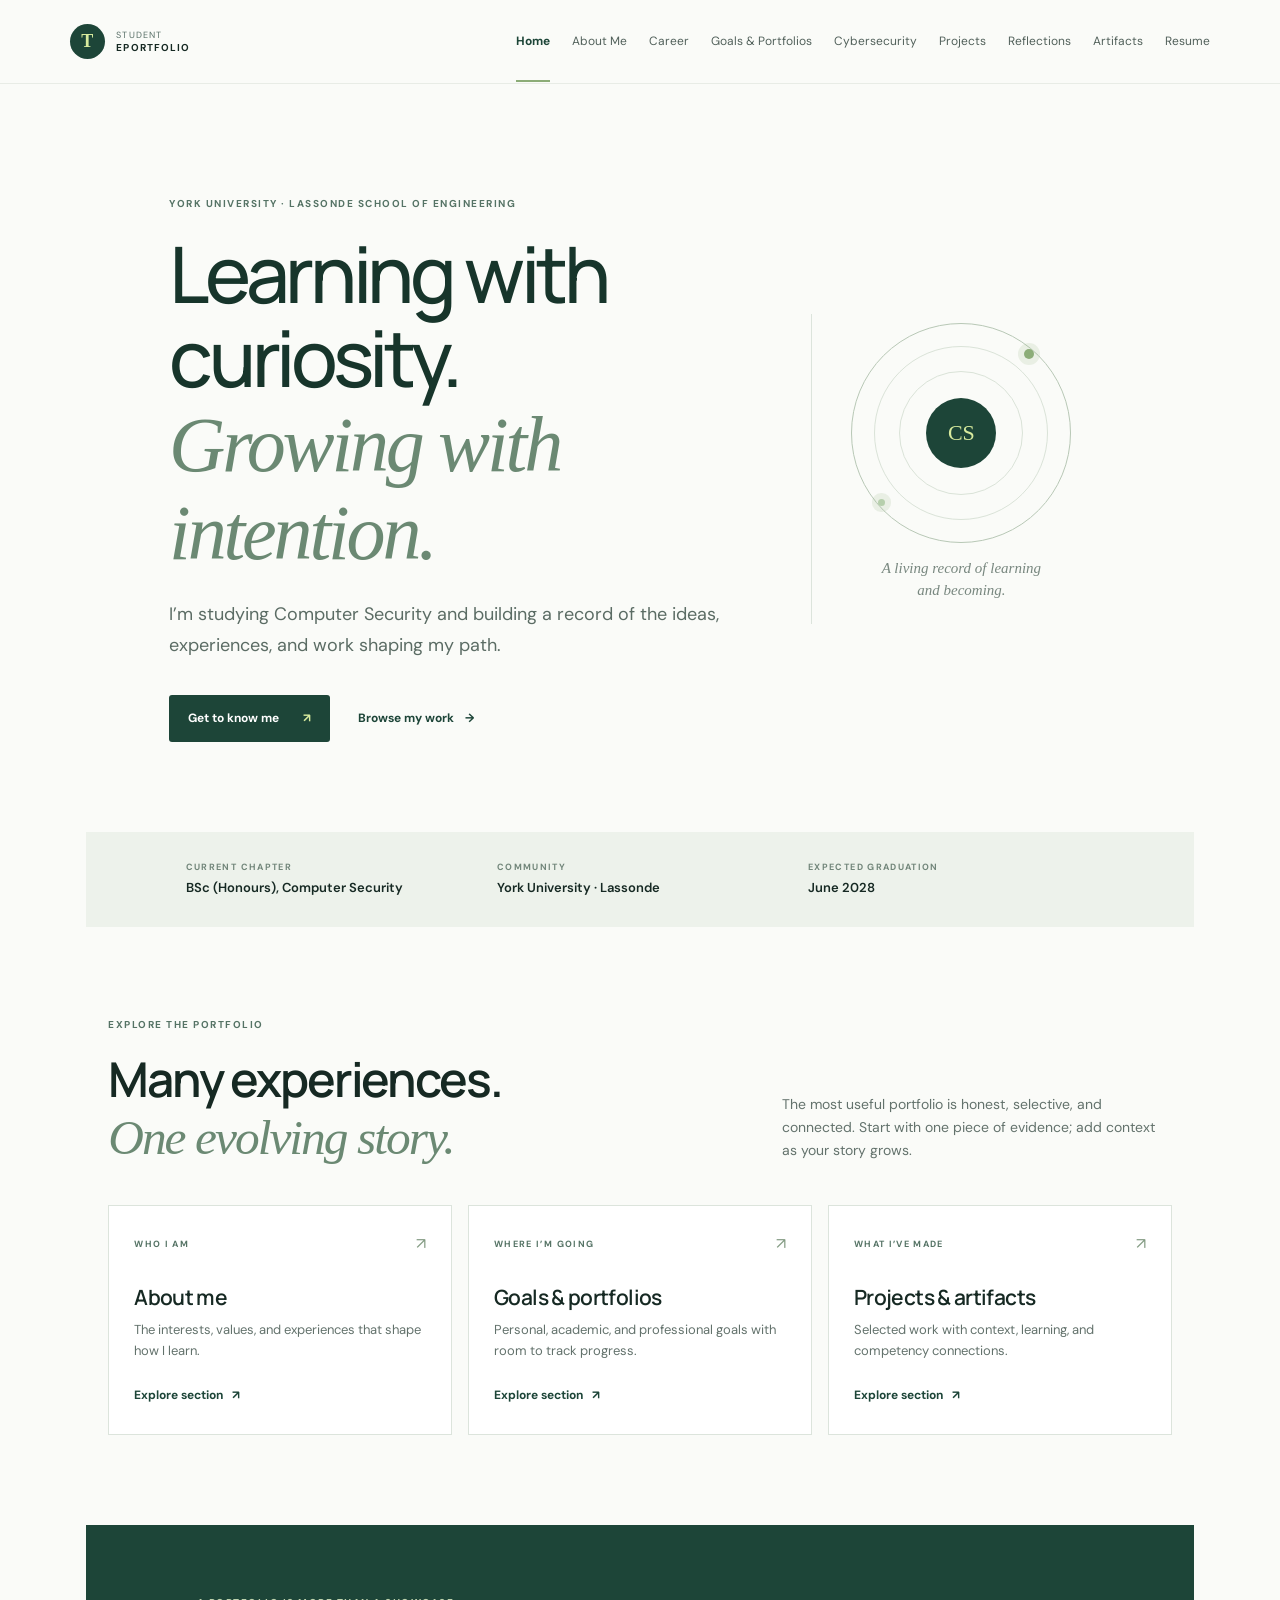
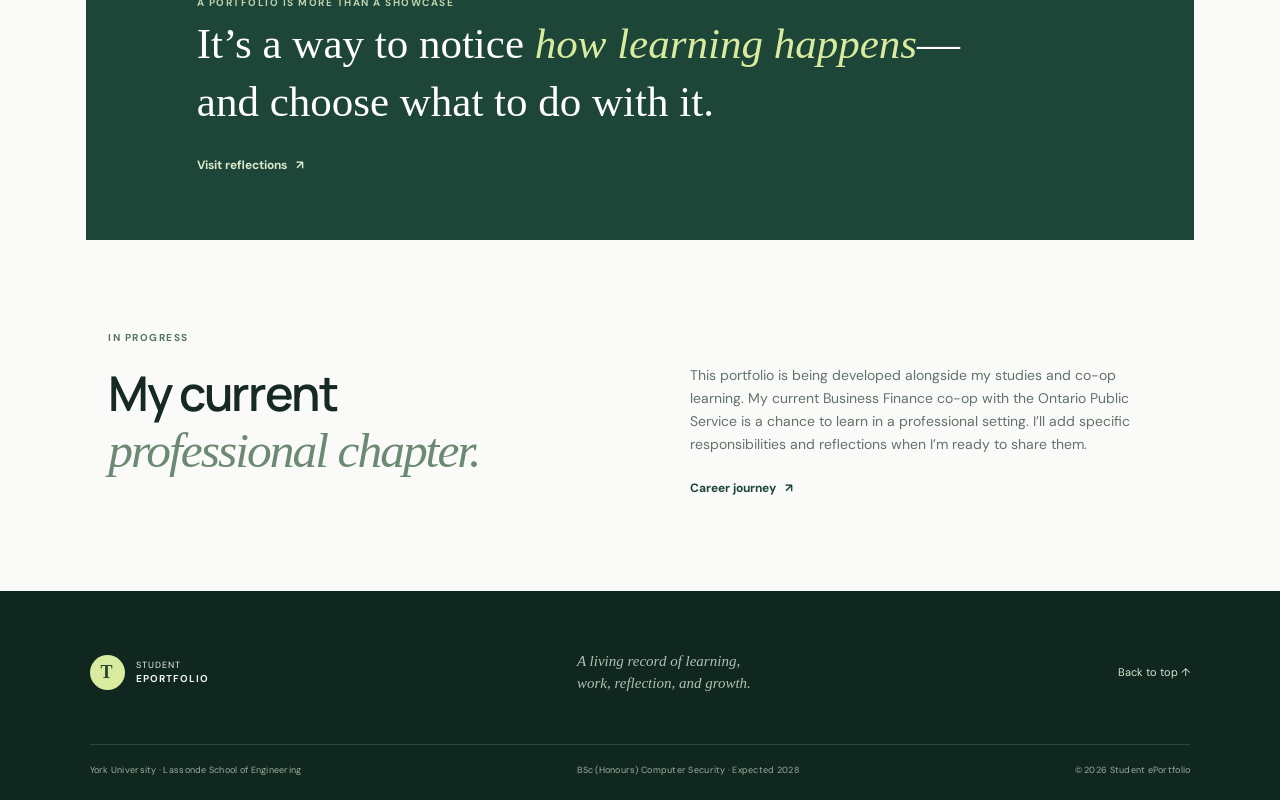
<file: index.html>
<!doctype html><html lang="en"><head><meta charset="utf-8"><meta name="viewport" content="width=device-width, initial-scale=1"><meta name="theme-color" content="#102923"><meta name="description" content="A place to connect what I learn in class, at work, and through the experiences that shape what comes next."><title>Home · Student ePortfolio</title><link rel="icon" href="assets/favicon.svg" type="image/svg+xml"><link rel="stylesheet" href="assets/style.css"></head><body data-page="index.html"><a class="skip-link" href="#main">Skip to content</a><header class="site-header"><a class="brand" href="index.html" aria-label="Student ePortfolio home"><span class="brand-mark">T</span><span>STUDENT<br><b>EPORTFOLIO</b></span></a><button class="menu-toggle" aria-expanded="false" aria-controls="primary-nav"><span></span><span></span><span></span><b class="sr-only">Open navigation</b></button><nav class="main-nav" id="primary-nav" aria-label="Main navigation"><a href="index.html" data-nav="index.html">Home</a><a href="about.html" data-nav="about.html">About Me</a><a href="career.html" data-nav="career.html">Career</a><a href="goals.html" data-nav="goals.html">Goals & Portfolios</a><a href="cybersecurity.html" data-nav="cybersecurity.html">Cybersecurity</a><a href="projects.html" data-nav="projects.html">Projects</a><a href="reflections.html" data-nav="reflections.html">Reflections</a><a href="artifacts.html" data-nav="artifacts.html">Artifacts</a><a href="resume.html" data-nav="resume.html">Resume</a></nav></header><main id="main"><div class="page-wrap"><section class="hero"><div class="hero-copy"><p class="eyebrow">YORK UNIVERSITY · LASSONDE SCHOOL OF ENGINEERING</p><h1>Learning with curiosity.<br><em>Growing with intention.</em></h1><p class="lead">I’m studying Computer Security and building a record of the ideas, experiences, and work shaping my path.</p><div class="hero-actions"><a class="button" href="about.html">Get to know me <span>↗</span></a><a class="quiet-link" href="artifacts.html">Browse my work <span>→</span></a></div></div><div class="hero-aside"><div class="orbit"><span class="orbit-core">CS</span><i class="orbit-dot"></i><i class="orbit-dot two"></i></div><p class="aside-note">A living record of learning<br>and becoming.</p></div></section><section class="intro-strip"><div><span class="eyebrow">CURRENT CHAPTER</span><strong>BSc (Honours), Computer Security</strong></div><div><span class="eyebrow">COMMUNITY</span><strong>York University · Lassonde</strong></div><div><span class="eyebrow">EXPECTED GRADUATION</span><strong>June 2028</strong></div></section><section class="section"><div class="section-heading"><div><p class="eyebrow">EXPLORE THE PORTFOLIO</p><h2>Many experiences.<br><em>One evolving story.</em></h2></div><p class="section-intro">The most useful portfolio is honest, selective, and connected. Start with one piece of evidence; add context as your story grows.</p></div><div class="card-grid"><article class="card"><div class="card-top"><span class="eyebrow">WHO I AM</span><span class="card-mark" aria-hidden="true">↗</span></div><h3>About me</h3><p>The interests, values, and experiences that shape how I learn.</p><a class="text-link" href="about.html">Explore section <span aria-hidden="true">↗</span></a></article><article class="card"><div class="card-top"><span class="eyebrow">WHERE I’M GOING</span><span class="card-mark" aria-hidden="true">↗</span></div><h3>Goals & portfolios</h3><p>Personal, academic, and professional goals with room to track progress.</p><a class="text-link" href="goals.html">Explore section <span aria-hidden="true">↗</span></a></article><article class="card"><div class="card-top"><span class="eyebrow">WHAT I’VE MADE</span><span class="card-mark" aria-hidden="true">↗</span></div><h3>Projects & artifacts</h3><p>Selected work with context, learning, and competency connections.</p><a class="text-link" href="artifacts.html">Explore section <span aria-hidden="true">↗</span></a></article></div></section><section class="quote-band"><span class="eyebrow">A PORTFOLIO IS MORE THAN A SHOWCASE</span><p>It’s a way to notice <em>how learning happens</em>—and choose what to do with it.</p><a class="text-link" href="reflections.html">Visit reflections <span>↗</span></a></section><section class="section split-section"><div><p class="eyebrow">IN PROGRESS</p><h2>My current<br><em>professional chapter.</em></h2></div><div><p>This portfolio is being developed alongside my studies and co-op learning. My current Business Finance co-op with the Ontario Public Service is a chance to learn in a professional setting. I’ll add specific responsibilities and reflections when I’m ready to share them.</p><a class="text-link" href="career.html">Career journey <span>↗</span></a></div></section></div></main><footer class="site-footer"><div class="footer-top"><a class="brand footer-brand" href="index.html"><span class="brand-mark">T</span><span>STUDENT<br><b>EPORTFOLIO</b></span></a><p>A living record of learning,<br>work, reflection, and growth.</p><a class="back-top" href="#main">Back to top ↑</a></div><div class="footer-bottom"><span>York University · Lassonde School of Engineering</span><span>BSc (Honours) Computer Security · Expected 2028</span><span>© <span data-year></span> Student ePortfolio</span></div></footer><script src="assets/script.js"></script></body></html>
</file>
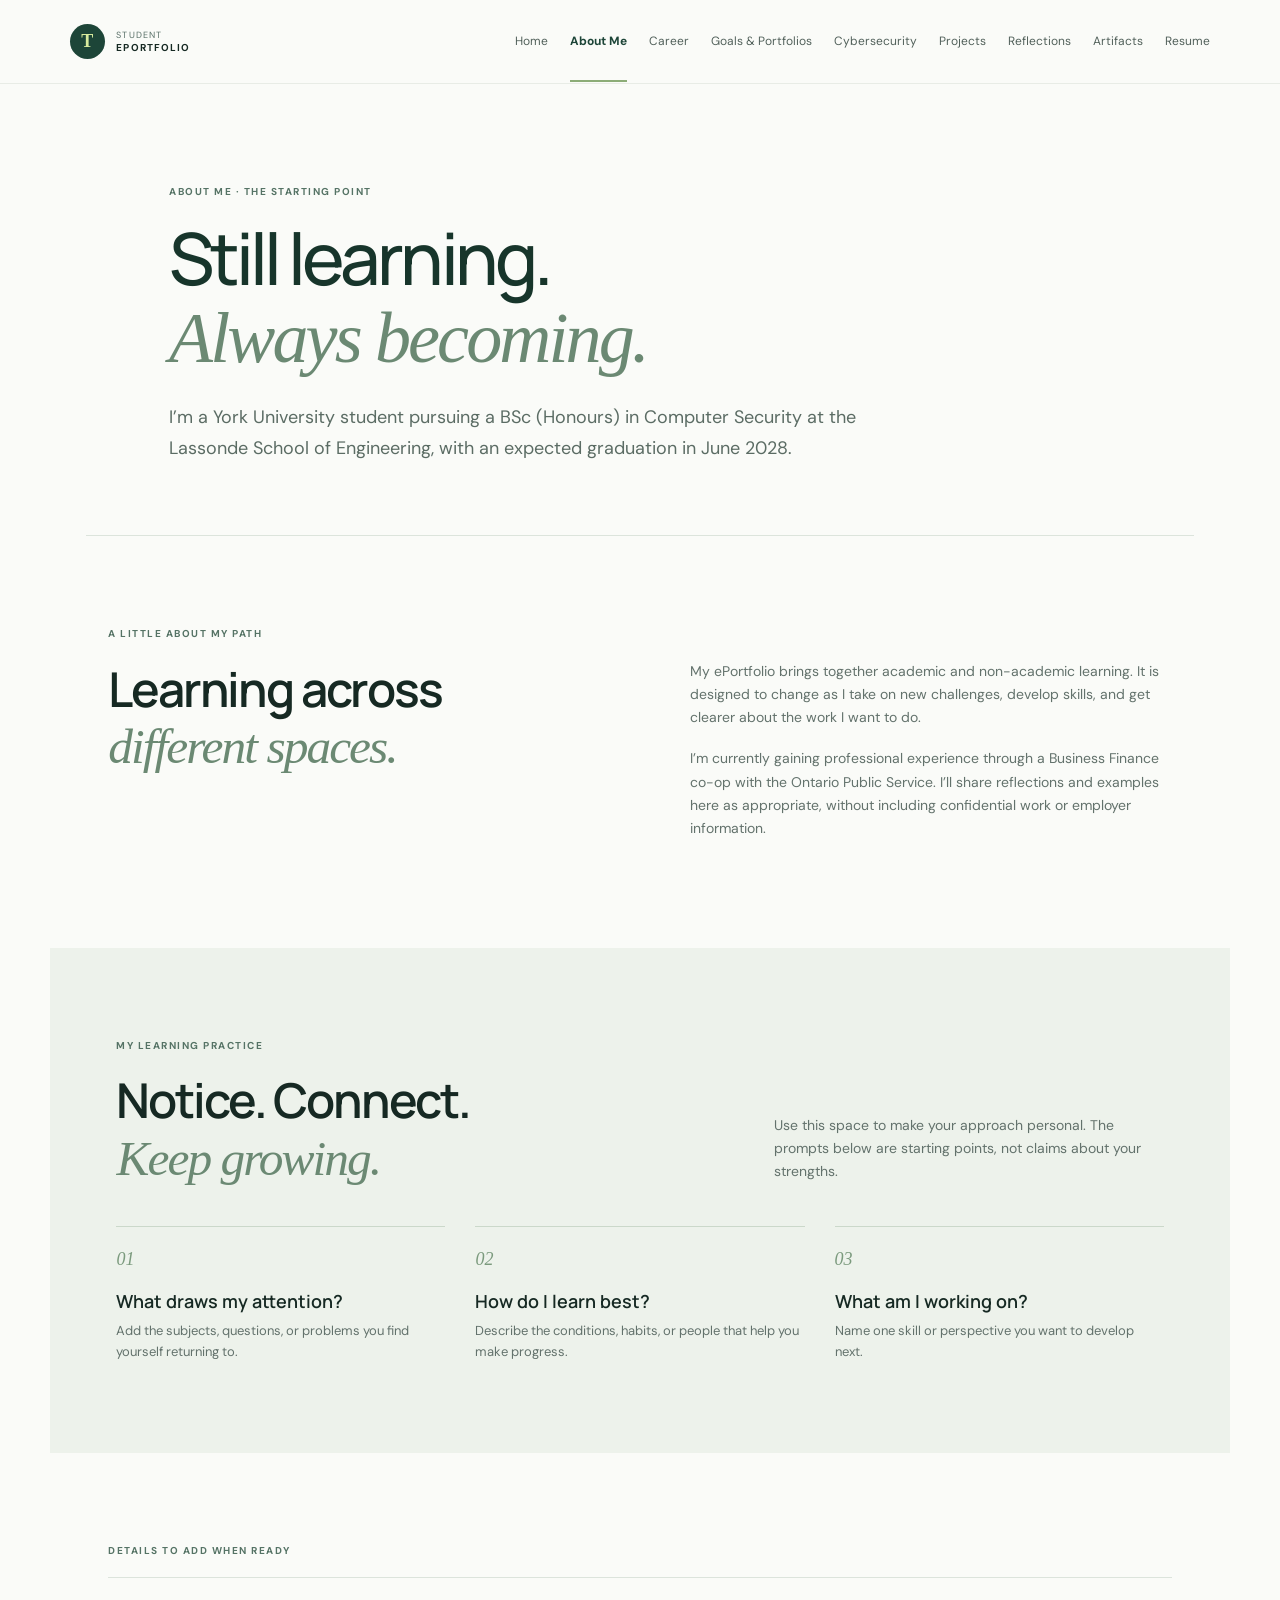
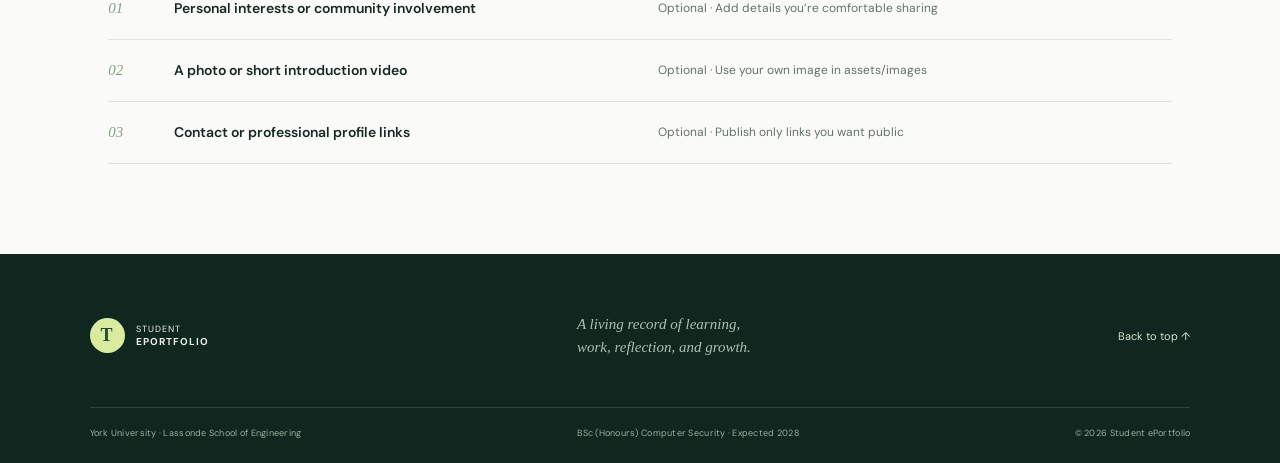
<file: about.html>
<!doctype html><html lang="en"><head><meta charset="utf-8"><meta name="viewport" content="width=device-width, initial-scale=1"><meta name="theme-color" content="#102923"><meta name="description" content="I’m a Computer Security student at York University’s Lassonde School of Engineering. This portfolio documents how my interests, skills, and goals develop over time."><title>About Me · Student ePortfolio</title><link rel="icon" href="assets/favicon.svg" type="image/svg+xml"><link rel="stylesheet" href="assets/style.css"></head><body data-page="about.html"><a class="skip-link" href="#main">Skip to content</a><header class="site-header"><a class="brand" href="index.html" aria-label="Student ePortfolio home"><span class="brand-mark">T</span><span>STUDENT<br><b>EPORTFOLIO</b></span></a><button class="menu-toggle" aria-expanded="false" aria-controls="primary-nav"><span></span><span></span><span></span><b class="sr-only">Open navigation</b></button><nav class="main-nav" id="primary-nav" aria-label="Main navigation"><a href="index.html" data-nav="index.html">Home</a><a href="about.html" data-nav="about.html">About Me</a><a href="career.html" data-nav="career.html">Career</a><a href="goals.html" data-nav="goals.html">Goals & Portfolios</a><a href="cybersecurity.html" data-nav="cybersecurity.html">Cybersecurity</a><a href="projects.html" data-nav="projects.html">Projects</a><a href="reflections.html" data-nav="reflections.html">Reflections</a><a href="artifacts.html" data-nav="artifacts.html">Artifacts</a><a href="resume.html" data-nav="resume.html">Resume</a></nav></header><main id="main"><div class="page-wrap"><section class="page-hero"><p class="eyebrow">ABOUT ME · THE STARTING POINT</p><h1>Still learning.<br><em>Always becoming.</em></h1><p class="lead">I’m a York University student pursuing a BSc (Honours) in Computer Security at the Lassonde School of Engineering, with an expected graduation in June 2028.</p></section><section class="section split-section"><div><p class="eyebrow">A LITTLE ABOUT MY PATH</p><h2>Learning across<br><em>different spaces.</em></h2></div><div><p>My ePortfolio brings together academic and non-academic learning. It is designed to change as I take on new challenges, develop skills, and get clearer about the work I want to do.</p><p>I’m currently gaining professional experience through a Business Finance co-op with the Ontario Public Service. I’ll share reflections and examples here as appropriate, without including confidential work or employer information.</p></div></section><section class="section soft-section"><div class="section-heading"><div><p class="eyebrow">MY LEARNING PRACTICE</p><h2>Notice. Connect.<br><em>Keep growing.</em></h2></div><p class="section-intro">Use this space to make your approach personal. The prompts below are starting points, not claims about your strengths.</p></div><div class="prompt-grid"><div class="prompt"><span>01</span><h3>What draws my attention?</h3><p>Add the subjects, questions, or problems you find yourself returning to.</p></div><div class="prompt"><span>02</span><h3>How do I learn best?</h3><p>Describe the conditions, habits, or people that help you make progress.</p></div><div class="prompt"><span>03</span><h3>What am I working on?</h3><p>Name one skill or perspective you want to develop next.</p></div></div></section><section class="section"><p class="eyebrow">DETAILS TO ADD WHEN READY</p><div class="detail-list"><div><span>01</span><strong>Personal interests or community involvement</strong><small>Optional · Add details you’re comfortable sharing</small></div><div><span>02</span><strong>A photo or short introduction video</strong><small>Optional · Use your own image in assets/images</small></div><div><span>03</span><strong>Contact or professional profile links</strong><small>Optional · Publish only links you want public</small></div></div></section></div></main><footer class="site-footer"><div class="footer-top"><a class="brand footer-brand" href="index.html"><span class="brand-mark">T</span><span>STUDENT<br><b>EPORTFOLIO</b></span></a><p>A living record of learning,<br>work, reflection, and growth.</p><a class="back-top" href="#main">Back to top ↑</a></div><div class="footer-bottom"><span>York University · Lassonde School of Engineering</span><span>BSc (Honours) Computer Security · Expected 2028</span><span>© <span data-year></span> Student ePortfolio</span></div></footer><script src="assets/script.js"></script></body></html>
</file>
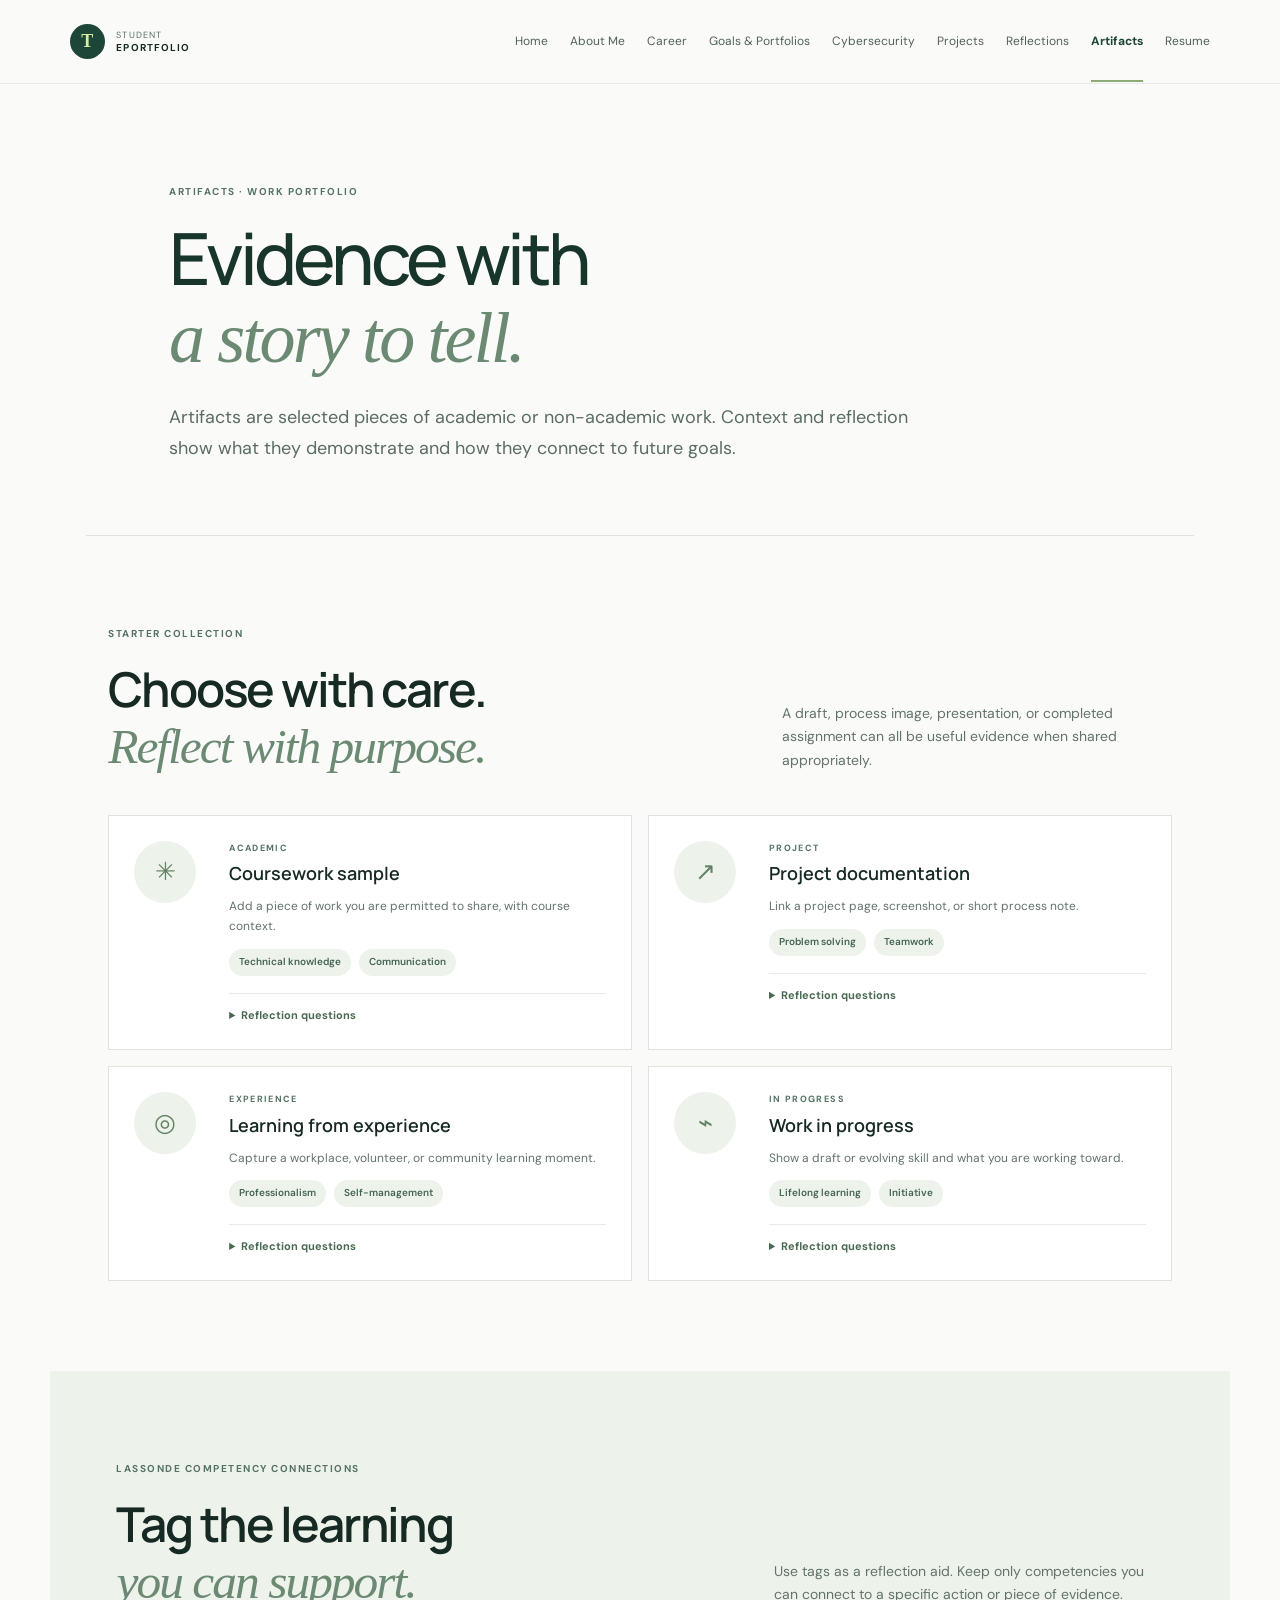
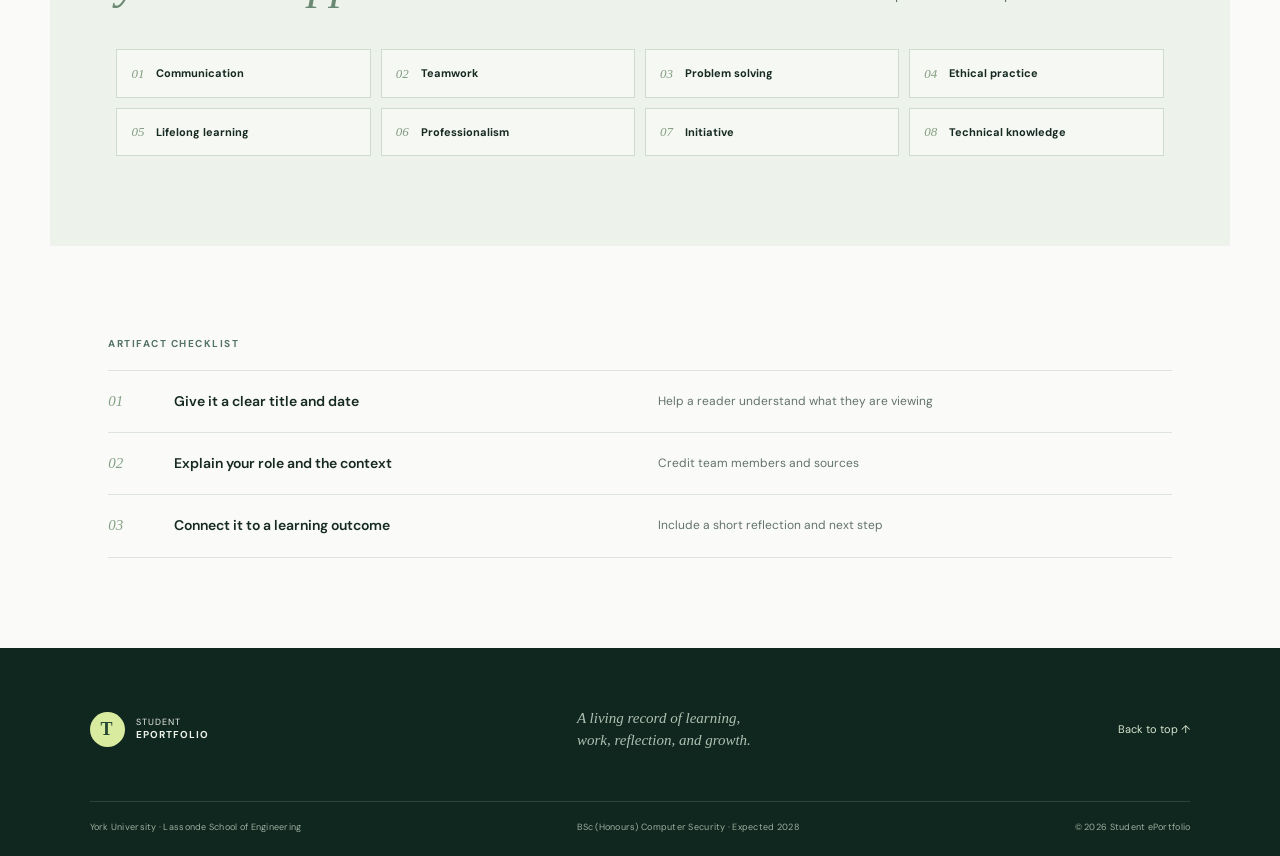
<file: artifacts.html>
<!doctype html><html lang="en"><head><meta charset="utf-8"><meta name="viewport" content="width=device-width, initial-scale=1"><meta name="theme-color" content="#102923"><meta name="description" content="Artifacts can be assignments, project work, presentations, volunteer contributions, or other evidence. A short reflection explains why each item matters."><title>Artifacts & Work Portfolio · Student ePortfolio</title><link rel="icon" href="assets/favicon.svg" type="image/svg+xml"><link rel="stylesheet" href="assets/style.css"></head><body data-page="artifacts.html"><a class="skip-link" href="#main">Skip to content</a><header class="site-header"><a class="brand" href="index.html" aria-label="Student ePortfolio home"><span class="brand-mark">T</span><span>STUDENT<br><b>EPORTFOLIO</b></span></a><button class="menu-toggle" aria-expanded="false" aria-controls="primary-nav"><span></span><span></span><span></span><b class="sr-only">Open navigation</b></button><nav class="main-nav" id="primary-nav" aria-label="Main navigation"><a href="index.html" data-nav="index.html">Home</a><a href="about.html" data-nav="about.html">About Me</a><a href="career.html" data-nav="career.html">Career</a><a href="goals.html" data-nav="goals.html">Goals & Portfolios</a><a href="cybersecurity.html" data-nav="cybersecurity.html">Cybersecurity</a><a href="projects.html" data-nav="projects.html">Projects</a><a href="reflections.html" data-nav="reflections.html">Reflections</a><a href="artifacts.html" data-nav="artifacts.html">Artifacts</a><a href="resume.html" data-nav="resume.html">Resume</a></nav></header><main id="main"><div class="page-wrap"><section class="page-hero"><p class="eyebrow">ARTIFACTS · WORK PORTFOLIO</p><h1>Evidence with<br><em>a story to tell.</em></h1><p class="lead">Artifacts are selected pieces of academic or non-academic work. Context and reflection show what they demonstrate and how they connect to future goals.</p></section><section class="section"><div class="section-heading"><div><p class="eyebrow">STARTER COLLECTION</p><h2>Choose with care.<br><em>Reflect with purpose.</em></h2></div><p class="section-intro">A draft, process image, presentation, or completed assignment can all be useful evidence when shared appropriately.</p></div><div class="artifact-grid"><article class="artifact-card"><div class="artifact-icon">✳</div><div class="artifact-copy"><p class="eyebrow">ACADEMIC</p><h3>Coursework sample</h3><p>Add a piece of work you are permitted to share, with course context.</p><div class="tag-row"><span class="tag">Technical knowledge</span><span class="tag">Communication</span></div><details><summary>Reflection questions</summary><div class="detail-body"><p>What does this artifact show about my learning?</p><p>What was my role? What would I improve?</p><p>How does it connect to a goal or another experience?</p></div></details></div></article><article class="artifact-card"><div class="artifact-icon">↗</div><div class="artifact-copy"><p class="eyebrow">PROJECT</p><h3>Project documentation</h3><p>Link a project page, screenshot, or short process note.</p><div class="tag-row"><span class="tag">Problem solving</span><span class="tag">Teamwork</span></div><details><summary>Reflection questions</summary><div class="detail-body"><p>What does this artifact show about my learning?</p><p>What was my role? What would I improve?</p><p>How does it connect to a goal or another experience?</p></div></details></div></article><article class="artifact-card"><div class="artifact-icon">◎</div><div class="artifact-copy"><p class="eyebrow">EXPERIENCE</p><h3>Learning from experience</h3><p>Capture a workplace, volunteer, or community learning moment.</p><div class="tag-row"><span class="tag">Professionalism</span><span class="tag">Self-management</span></div><details><summary>Reflection questions</summary><div class="detail-body"><p>What does this artifact show about my learning?</p><p>What was my role? What would I improve?</p><p>How does it connect to a goal or another experience?</p></div></details></div></article><article class="artifact-card"><div class="artifact-icon">⌁</div><div class="artifact-copy"><p class="eyebrow">IN PROGRESS</p><h3>Work in progress</h3><p>Show a draft or evolving skill and what you are working toward.</p><div class="tag-row"><span class="tag">Lifelong learning</span><span class="tag">Initiative</span></div><details><summary>Reflection questions</summary><div class="detail-body"><p>What does this artifact show about my learning?</p><p>What was my role? What would I improve?</p><p>How does it connect to a goal or another experience?</p></div></details></div></article></div></section><section class="section soft-section"><div class="section-heading"><div><p class="eyebrow">LASSONDE COMPETENCY CONNECTIONS</p><h2>Tag the learning<br><em>you can support.</em></h2></div><p class="section-intro">Use tags as a reflection aid. Keep only competencies you can connect to a specific action or piece of evidence.</p></div><div class="competency-grid"><div><span>01</span><strong>Communication</strong></div><div><span>02</span><strong>Teamwork</strong></div><div><span>03</span><strong>Problem solving</strong></div><div><span>04</span><strong>Ethical practice</strong></div><div><span>05</span><strong>Lifelong learning</strong></div><div><span>06</span><strong>Professionalism</strong></div><div><span>07</span><strong>Initiative</strong></div><div><span>08</span><strong>Technical knowledge</strong></div></div></section><section class="section"><p class="eyebrow">ARTIFACT CHECKLIST</p><div class="detail-list"><div><span>01</span><strong>Give it a clear title and date</strong><small>Help a reader understand what they are viewing</small></div><div><span>02</span><strong>Explain your role and the context</strong><small>Credit team members and sources</small></div><div><span>03</span><strong>Connect it to a learning outcome</strong><small>Include a short reflection and next step</small></div></div></section></div></main><footer class="site-footer"><div class="footer-top"><a class="brand footer-brand" href="index.html"><span class="brand-mark">T</span><span>STUDENT<br><b>EPORTFOLIO</b></span></a><p>A living record of learning,<br>work, reflection, and growth.</p><a class="back-top" href="#main">Back to top ↑</a></div><div class="footer-bottom"><span>York University · Lassonde School of Engineering</span><span>BSc (Honours) Computer Security · Expected 2028</span><span>© <span data-year></span> Student ePortfolio</span></div></footer><script src="assets/script.js"></script></body></html>
</file>
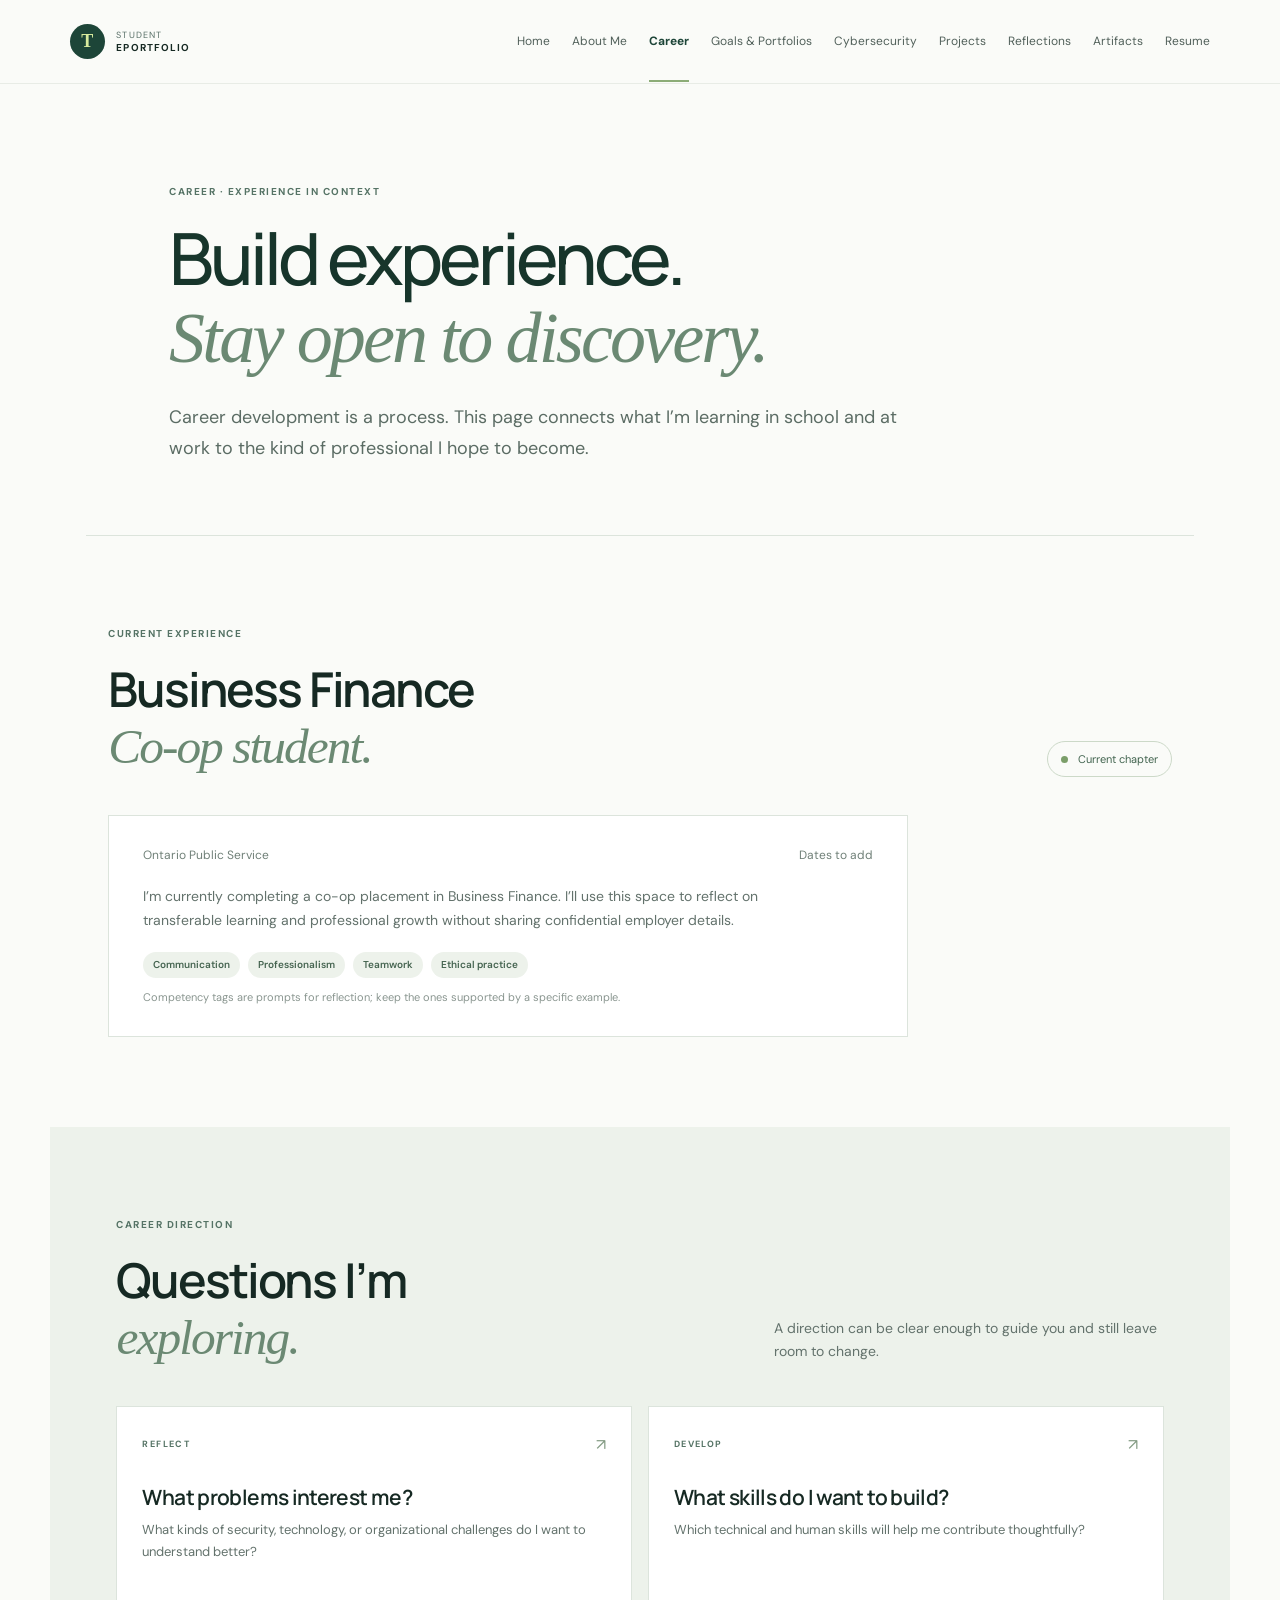
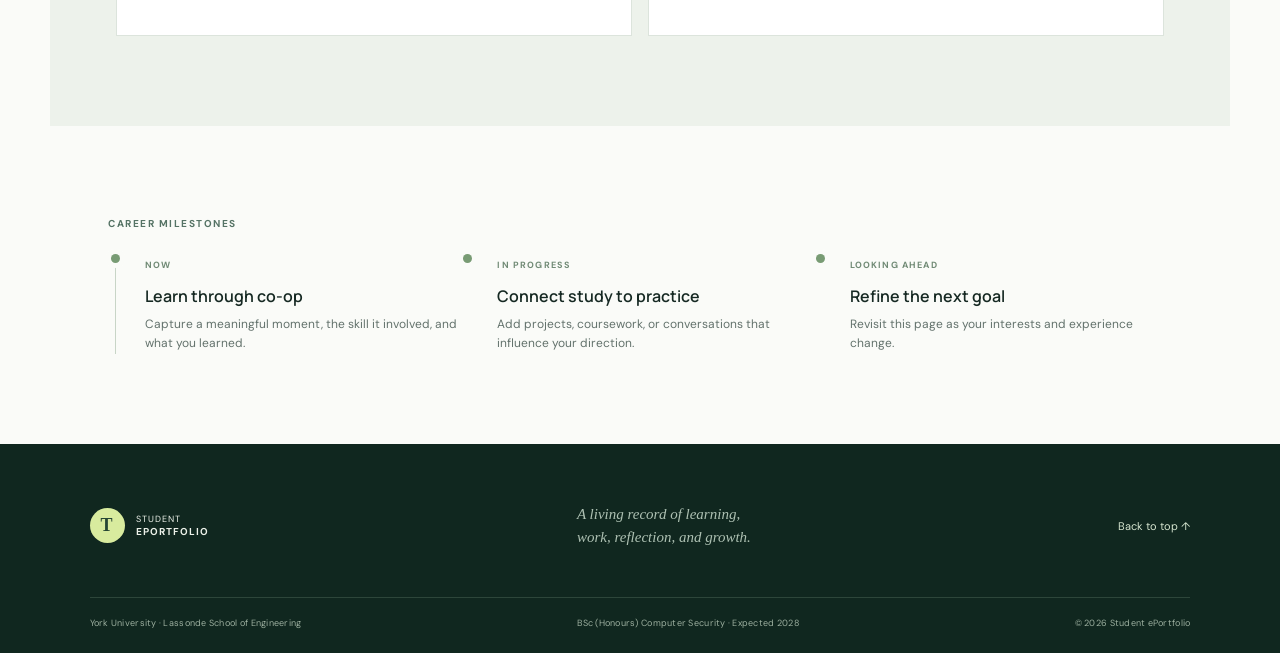
<file: career.html>
<!doctype html><html lang="en"><head><meta charset="utf-8"><meta name="viewport" content="width=device-width, initial-scale=1"><meta name="theme-color" content="#102923"><meta name="description" content="I’m exploring how technology, security, and thoughtful problem-solving can create safer, more dependable systems."><title>Career · Student ePortfolio</title><link rel="icon" href="assets/favicon.svg" type="image/svg+xml"><link rel="stylesheet" href="assets/style.css"></head><body data-page="career.html"><a class="skip-link" href="#main">Skip to content</a><header class="site-header"><a class="brand" href="index.html" aria-label="Student ePortfolio home"><span class="brand-mark">T</span><span>STUDENT<br><b>EPORTFOLIO</b></span></a><button class="menu-toggle" aria-expanded="false" aria-controls="primary-nav"><span></span><span></span><span></span><b class="sr-only">Open navigation</b></button><nav class="main-nav" id="primary-nav" aria-label="Main navigation"><a href="index.html" data-nav="index.html">Home</a><a href="about.html" data-nav="about.html">About Me</a><a href="career.html" data-nav="career.html">Career</a><a href="goals.html" data-nav="goals.html">Goals & Portfolios</a><a href="cybersecurity.html" data-nav="cybersecurity.html">Cybersecurity</a><a href="projects.html" data-nav="projects.html">Projects</a><a href="reflections.html" data-nav="reflections.html">Reflections</a><a href="artifacts.html" data-nav="artifacts.html">Artifacts</a><a href="resume.html" data-nav="resume.html">Resume</a></nav></header><main id="main"><div class="page-wrap"><section class="page-hero"><p class="eyebrow">CAREER · EXPERIENCE IN CONTEXT</p><h1>Build experience.<br><em>Stay open to discovery.</em></h1><p class="lead">Career development is a process. This page connects what I’m learning in school and at work to the kind of professional I hope to become.</p></section><section class="section"><div class="section-heading"><div><p class="eyebrow">CURRENT EXPERIENCE</p><h2>Business Finance<br><em>Co-op student.</em></h2></div><span class="status-pill"><i></i> Current chapter</span></div><div class="experience-card"><div class="experience-meta"><span>Ontario Public Service</span><span>Dates to add</span></div><p>I’m currently completing a co-op placement in Business Finance. I’ll use this space to reflect on transferable learning and professional growth without sharing confidential employer details.</p><div class="tag-row"><span class="tag">Communication</span><span class="tag">Professionalism</span><span class="tag">Teamwork</span><span class="tag">Ethical practice</span></div><p class="micro-note">Competency tags are prompts for reflection; keep the ones supported by a specific example.</p></div></section><section class="section soft-section"><div class="section-heading"><div><p class="eyebrow">CAREER DIRECTION</p><h2>Questions I’m<br><em>exploring.</em></h2></div><p class="section-intro">A direction can be clear enough to guide you and still leave room to change.</p></div><div class="card-grid two"><article class="card"><div class="card-top"><span class="eyebrow">REFLECT</span><span class="card-mark" aria-hidden="true">↗</span></div><h3>What problems interest me?</h3><p>What kinds of security, technology, or organizational challenges do I want to understand better?</p></article><article class="card"><div class="card-top"><span class="eyebrow">DEVELOP</span><span class="card-mark" aria-hidden="true">↗</span></div><h3>What skills do I want to build?</h3><p>Which technical and human skills will help me contribute thoughtfully?</p></article></div></section><section class="section"><p class="eyebrow">CAREER MILESTONES</p><div class="timeline"><div><span class="timeline-dot"></span><small>NOW</small><h3>Learn through co-op</h3><p>Capture a meaningful moment, the skill it involved, and what you learned.</p></div><div><span class="timeline-dot"></span><small>IN PROGRESS</small><h3>Connect study to practice</h3><p>Add projects, coursework, or conversations that influence your direction.</p></div><div><span class="timeline-dot"></span><small>LOOKING AHEAD</small><h3>Refine the next goal</h3><p>Revisit this page as your interests and experience change.</p></div></div></section></div></main><footer class="site-footer"><div class="footer-top"><a class="brand footer-brand" href="index.html"><span class="brand-mark">T</span><span>STUDENT<br><b>EPORTFOLIO</b></span></a><p>A living record of learning,<br>work, reflection, and growth.</p><a class="back-top" href="#main">Back to top ↑</a></div><div class="footer-bottom"><span>York University · Lassonde School of Engineering</span><span>BSc (Honours) Computer Security · Expected 2028</span><span>© <span data-year></span> Student ePortfolio</span></div></footer><script src="assets/script.js"></script></body></html>
</file>
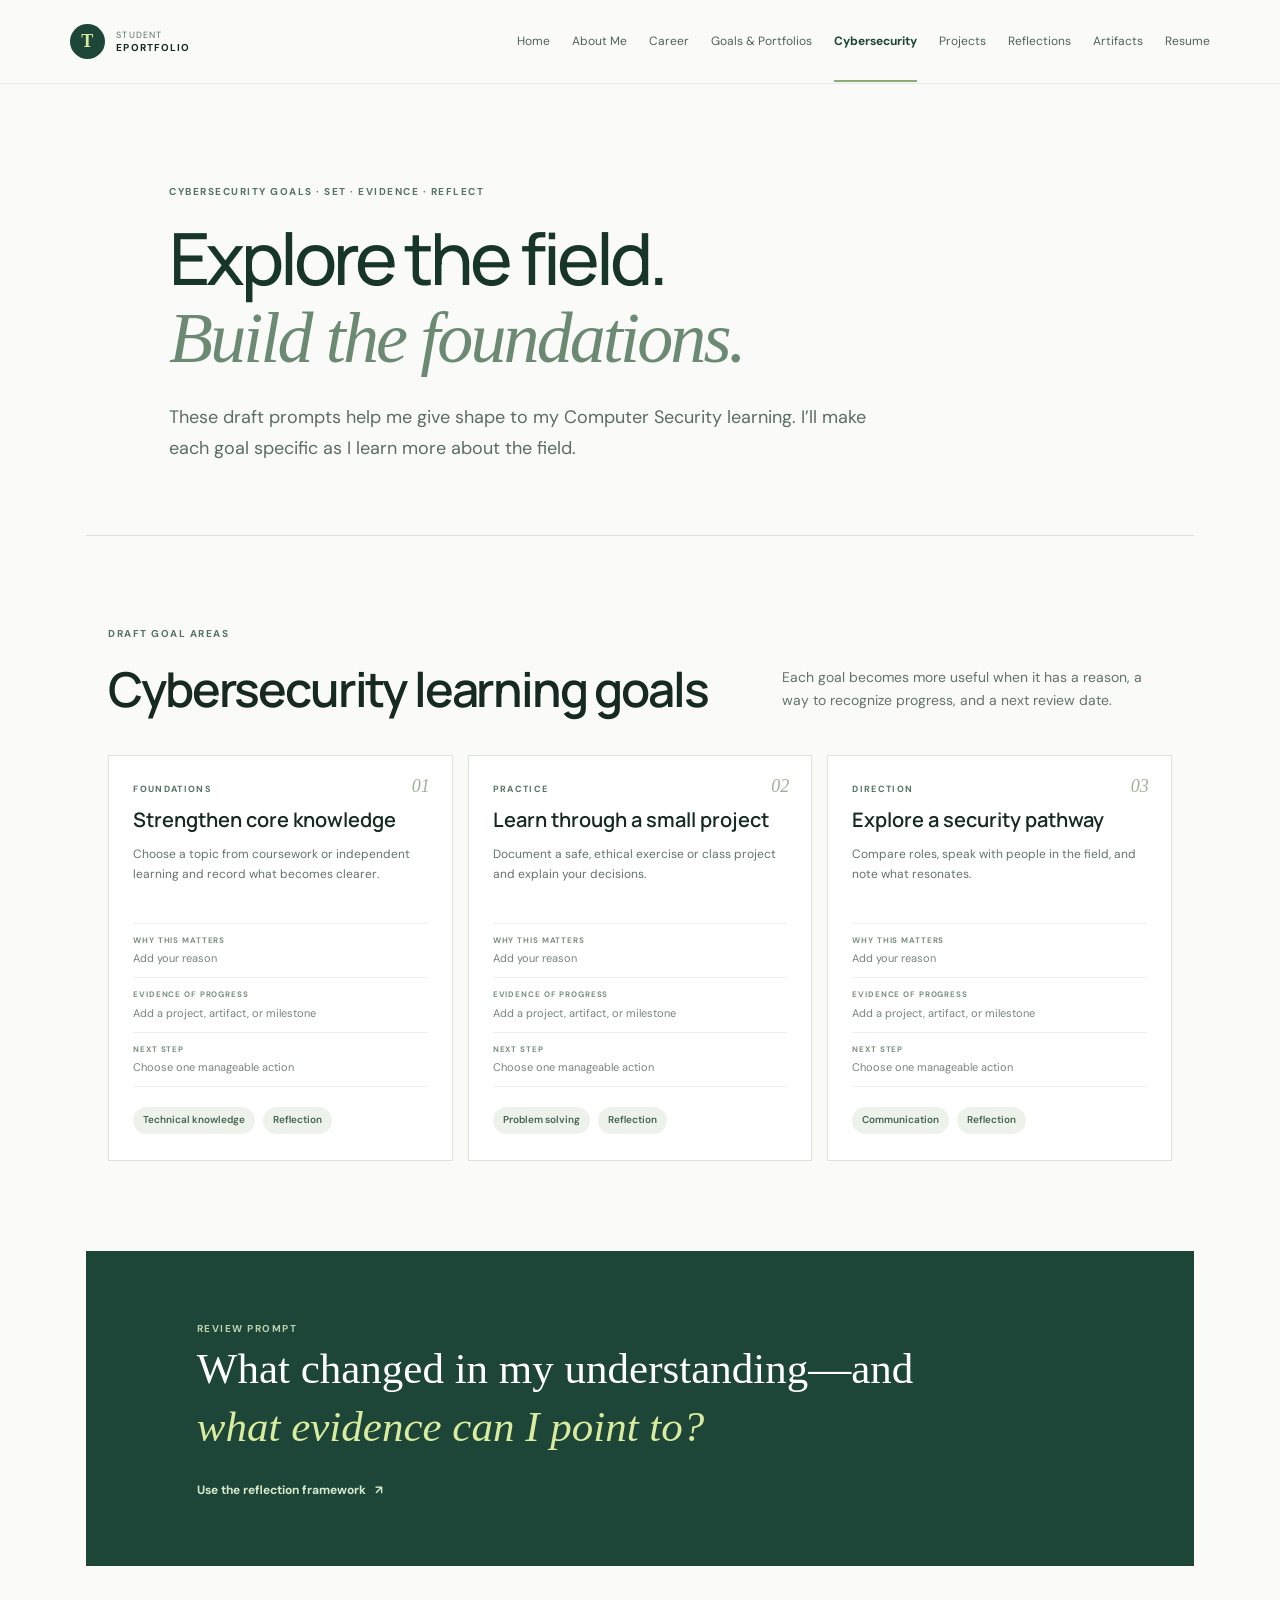
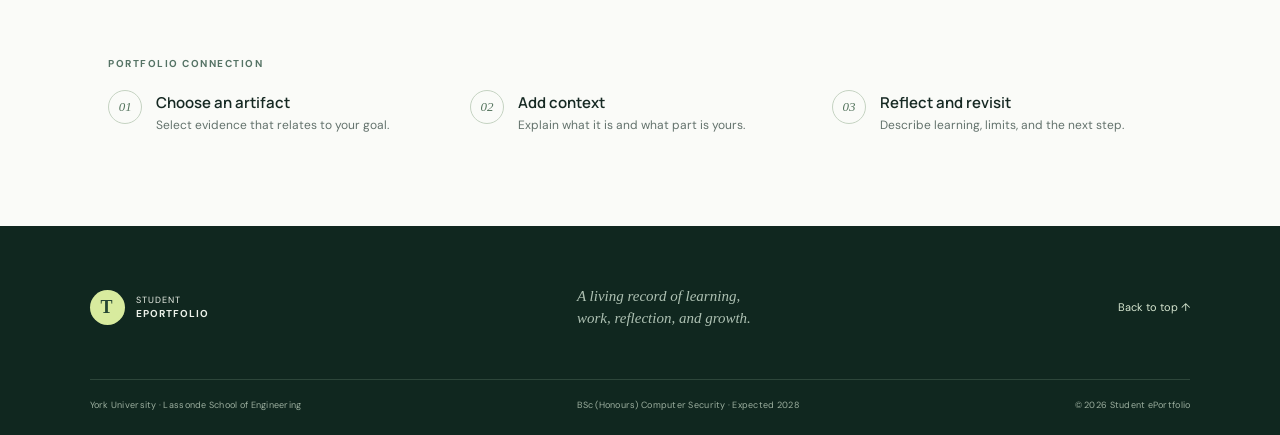
<file: cybersecurity.html>
<!doctype html><html lang="en"><head><meta charset="utf-8"><meta name="viewport" content="width=device-width, initial-scale=1"><meta name="theme-color" content="#102923"><meta name="description" content="This page follows my developing interests in cybersecurity, the skills I’m building, and the evidence that shows my progress."><title>Cybersecurity Goals · Student ePortfolio</title><link rel="icon" href="assets/favicon.svg" type="image/svg+xml"><link rel="stylesheet" href="assets/style.css"></head><body data-page="cybersecurity.html"><a class="skip-link" href="#main">Skip to content</a><header class="site-header"><a class="brand" href="index.html" aria-label="Student ePortfolio home"><span class="brand-mark">T</span><span>STUDENT<br><b>EPORTFOLIO</b></span></a><button class="menu-toggle" aria-expanded="false" aria-controls="primary-nav"><span></span><span></span><span></span><b class="sr-only">Open navigation</b></button><nav class="main-nav" id="primary-nav" aria-label="Main navigation"><a href="index.html" data-nav="index.html">Home</a><a href="about.html" data-nav="about.html">About Me</a><a href="career.html" data-nav="career.html">Career</a><a href="goals.html" data-nav="goals.html">Goals & Portfolios</a><a href="cybersecurity.html" data-nav="cybersecurity.html">Cybersecurity</a><a href="projects.html" data-nav="projects.html">Projects</a><a href="reflections.html" data-nav="reflections.html">Reflections</a><a href="artifacts.html" data-nav="artifacts.html">Artifacts</a><a href="resume.html" data-nav="resume.html">Resume</a></nav></header><main id="main"><div class="page-wrap"><section class="page-hero"><p class="eyebrow">CYBERSECURITY GOALS · SET · EVIDENCE · REFLECT</p><h1>Explore the field.<br><em>Build the foundations.</em></h1><p class="lead">These draft prompts help me give shape to my Computer Security learning. I’ll make each goal specific as I learn more about the field.</p></section><section class="section"><div class="section-heading"><div><p class="eyebrow">DRAFT GOAL AREAS</p><h2>Cybersecurity learning goals</h2></div><p class="section-intro">Each goal becomes more useful when it has a reason, a way to recognize progress, and a next review date.</p></div><div class="goal-grid"><article class="goal-card"><span class="goal-number">01</span><p class="eyebrow">FOUNDATIONS</p><h3>Strengthen core knowledge</h3><p>Choose a topic from coursework or independent learning and record what becomes clearer.</p><div class="goal-fields"><div><small>WHY THIS MATTERS</small><span>Add your reason</span></div><div><small>EVIDENCE OF PROGRESS</small><span>Add a project, artifact, or milestone</span></div><div><small>NEXT STEP</small><span>Choose one manageable action</span></div></div><div class="tag-row"><span class="tag">Technical knowledge</span><span class="tag">Reflection</span></div></article><article class="goal-card"><span class="goal-number">02</span><p class="eyebrow">PRACTICE</p><h3>Learn through a small project</h3><p>Document a safe, ethical exercise or class project and explain your decisions.</p><div class="goal-fields"><div><small>WHY THIS MATTERS</small><span>Add your reason</span></div><div><small>EVIDENCE OF PROGRESS</small><span>Add a project, artifact, or milestone</span></div><div><small>NEXT STEP</small><span>Choose one manageable action</span></div></div><div class="tag-row"><span class="tag">Problem solving</span><span class="tag">Reflection</span></div></article><article class="goal-card"><span class="goal-number">03</span><p class="eyebrow">DIRECTION</p><h3>Explore a security pathway</h3><p>Compare roles, speak with people in the field, and note what resonates.</p><div class="goal-fields"><div><small>WHY THIS MATTERS</small><span>Add your reason</span></div><div><small>EVIDENCE OF PROGRESS</small><span>Add a project, artifact, or milestone</span></div><div><small>NEXT STEP</small><span>Choose one manageable action</span></div></div><div class="tag-row"><span class="tag">Communication</span><span class="tag">Reflection</span></div></article></div></section><section class="quote-band"><span class="eyebrow">REVIEW PROMPT</span><p>What changed in my understanding—and <em>what evidence can I point to?</em></p><a class="text-link" href="reflections.html">Use the reflection framework <span>↗</span></a></section><section class="section"><p class="eyebrow">PORTFOLIO CONNECTION</p><div class="connection"><div><span class="connection-icon">01</span><div><h3>Choose an artifact</h3><p>Select evidence that relates to your goal.</p></div></div><div><span class="connection-icon">02</span><div><h3>Add context</h3><p>Explain what it is and what part is yours.</p></div></div><div><span class="connection-icon">03</span><div><h3>Reflect and revisit</h3><p>Describe learning, limits, and the next step.</p></div></div></div></section></div></main><footer class="site-footer"><div class="footer-top"><a class="brand footer-brand" href="index.html"><span class="brand-mark">T</span><span>STUDENT<br><b>EPORTFOLIO</b></span></a><p>A living record of learning,<br>work, reflection, and growth.</p><a class="back-top" href="#main">Back to top ↑</a></div><div class="footer-bottom"><span>York University · Lassonde School of Engineering</span><span>BSc (Honours) Computer Security · Expected 2028</span><span>© <span data-year></span> Student ePortfolio</span></div></footer><script src="assets/script.js"></script></body></html>
</file>
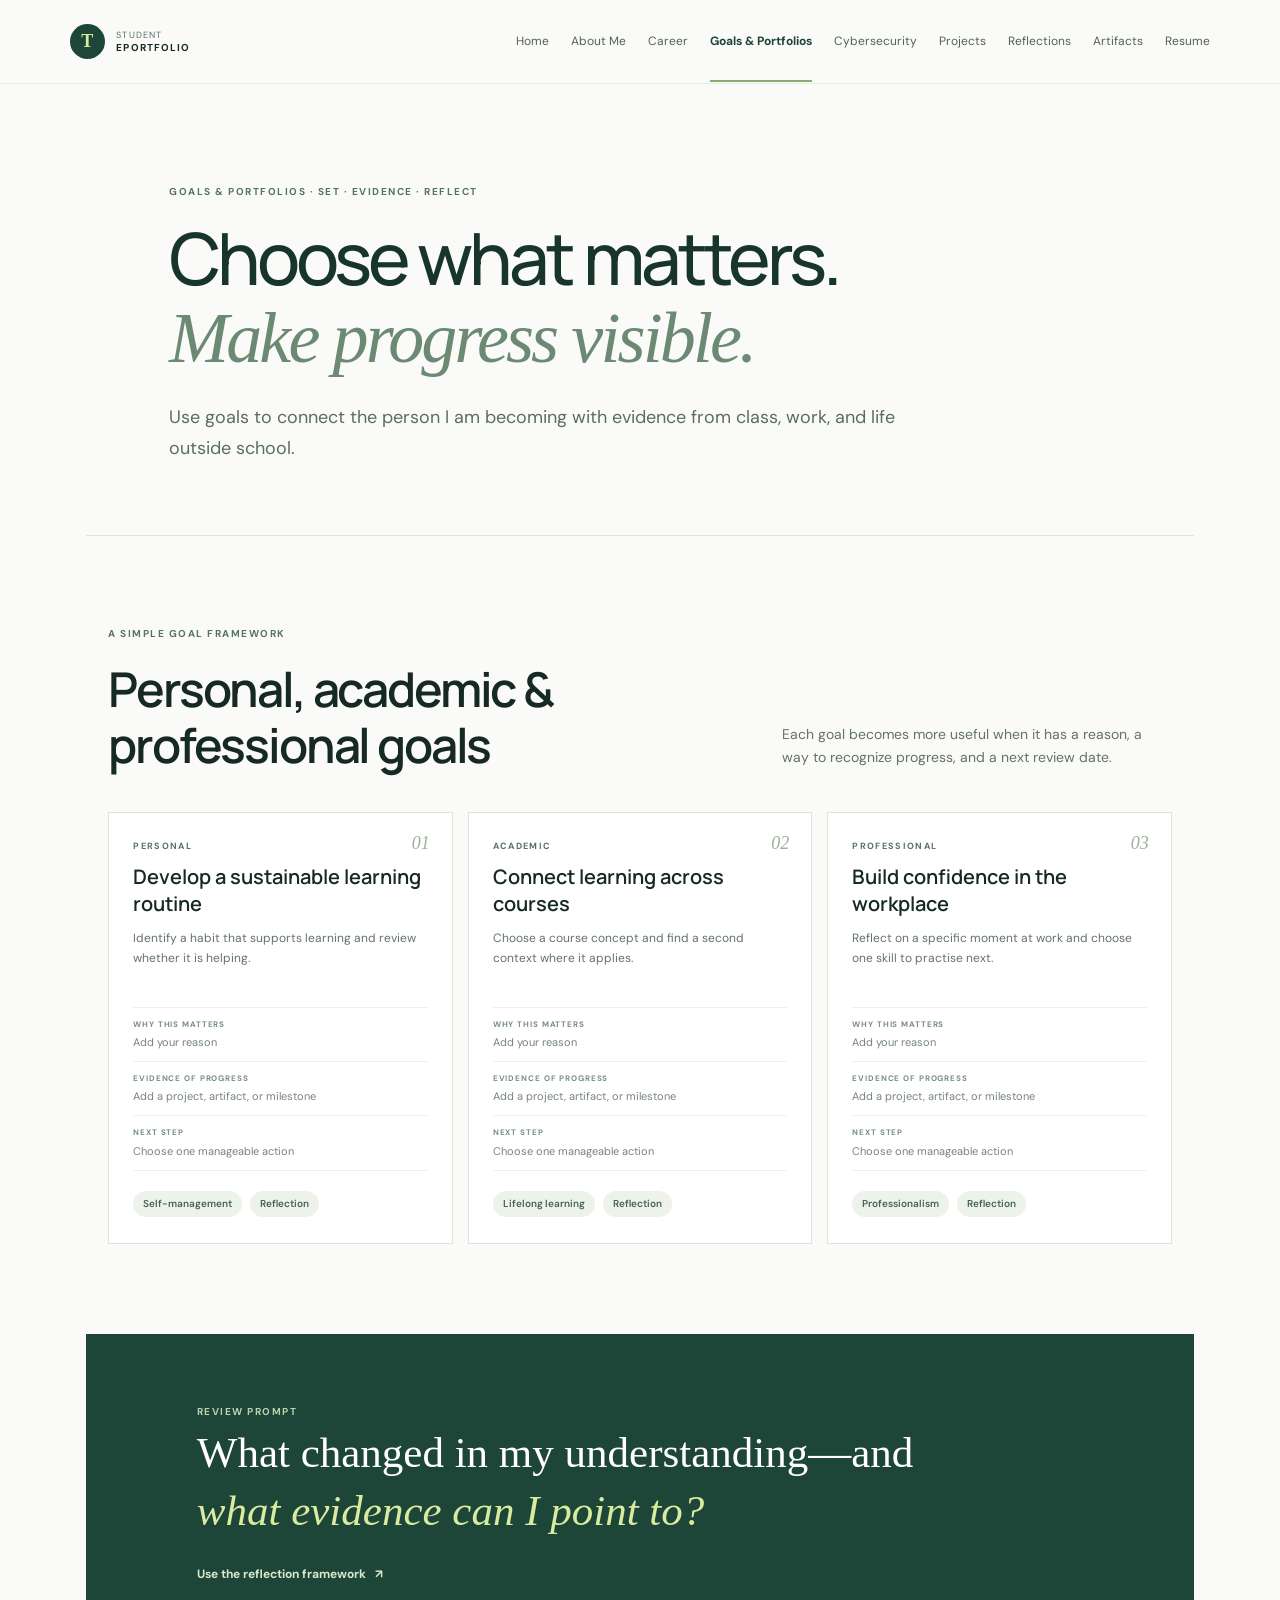
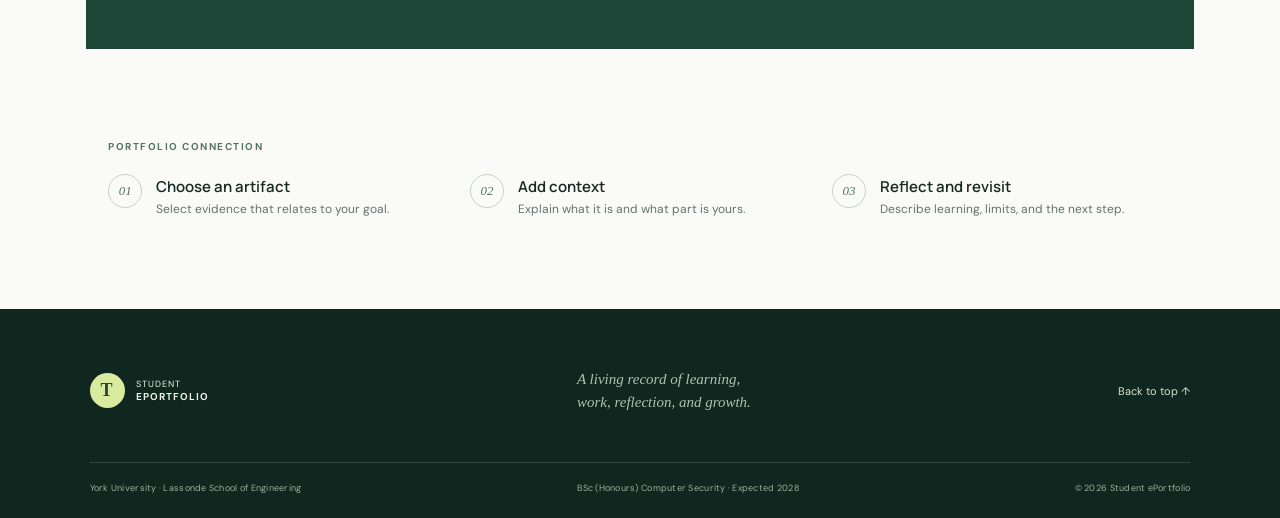
<file: goals.html>
<!doctype html><html lang="en"><head><meta charset="utf-8"><meta name="viewport" content="width=device-width, initial-scale=1"><meta name="theme-color" content="#102923"><meta name="description" content="Goals give this portfolio a purpose. Each one can be connected to evidence, reflection, and a next step."><title>Goals & Portfolios · Student ePortfolio</title><link rel="icon" href="assets/favicon.svg" type="image/svg+xml"><link rel="stylesheet" href="assets/style.css"></head><body data-page="goals.html"><a class="skip-link" href="#main">Skip to content</a><header class="site-header"><a class="brand" href="index.html" aria-label="Student ePortfolio home"><span class="brand-mark">T</span><span>STUDENT<br><b>EPORTFOLIO</b></span></a><button class="menu-toggle" aria-expanded="false" aria-controls="primary-nav"><span></span><span></span><span></span><b class="sr-only">Open navigation</b></button><nav class="main-nav" id="primary-nav" aria-label="Main navigation"><a href="index.html" data-nav="index.html">Home</a><a href="about.html" data-nav="about.html">About Me</a><a href="career.html" data-nav="career.html">Career</a><a href="goals.html" data-nav="goals.html">Goals & Portfolios</a><a href="cybersecurity.html" data-nav="cybersecurity.html">Cybersecurity</a><a href="projects.html" data-nav="projects.html">Projects</a><a href="reflections.html" data-nav="reflections.html">Reflections</a><a href="artifacts.html" data-nav="artifacts.html">Artifacts</a><a href="resume.html" data-nav="resume.html">Resume</a></nav></header><main id="main"><div class="page-wrap"><section class="page-hero"><p class="eyebrow">GOALS & PORTFOLIOS · SET · EVIDENCE · REFLECT</p><h1>Choose what matters.<br><em>Make progress visible.</em></h1><p class="lead">Use goals to connect the person I am becoming with evidence from class, work, and life outside school.</p></section><section class="section"><div class="section-heading"><div><p class="eyebrow">A SIMPLE GOAL FRAMEWORK</p><h2>Personal, academic & professional goals</h2></div><p class="section-intro">Each goal becomes more useful when it has a reason, a way to recognize progress, and a next review date.</p></div><div class="goal-grid"><article class="goal-card"><span class="goal-number">01</span><p class="eyebrow">PERSONAL</p><h3>Develop a sustainable learning routine</h3><p>Identify a habit that supports learning and review whether it is helping.</p><div class="goal-fields"><div><small>WHY THIS MATTERS</small><span>Add your reason</span></div><div><small>EVIDENCE OF PROGRESS</small><span>Add a project, artifact, or milestone</span></div><div><small>NEXT STEP</small><span>Choose one manageable action</span></div></div><div class="tag-row"><span class="tag">Self-management</span><span class="tag">Reflection</span></div></article><article class="goal-card"><span class="goal-number">02</span><p class="eyebrow">ACADEMIC</p><h3>Connect learning across courses</h3><p>Choose a course concept and find a second context where it applies.</p><div class="goal-fields"><div><small>WHY THIS MATTERS</small><span>Add your reason</span></div><div><small>EVIDENCE OF PROGRESS</small><span>Add a project, artifact, or milestone</span></div><div><small>NEXT STEP</small><span>Choose one manageable action</span></div></div><div class="tag-row"><span class="tag">Lifelong learning</span><span class="tag">Reflection</span></div></article><article class="goal-card"><span class="goal-number">03</span><p class="eyebrow">PROFESSIONAL</p><h3>Build confidence in the workplace</h3><p>Reflect on a specific moment at work and choose one skill to practise next.</p><div class="goal-fields"><div><small>WHY THIS MATTERS</small><span>Add your reason</span></div><div><small>EVIDENCE OF PROGRESS</small><span>Add a project, artifact, or milestone</span></div><div><small>NEXT STEP</small><span>Choose one manageable action</span></div></div><div class="tag-row"><span class="tag">Professionalism</span><span class="tag">Reflection</span></div></article></div></section><section class="quote-band"><span class="eyebrow">REVIEW PROMPT</span><p>What changed in my understanding—and <em>what evidence can I point to?</em></p><a class="text-link" href="reflections.html">Use the reflection framework <span>↗</span></a></section><section class="section"><p class="eyebrow">PORTFOLIO CONNECTION</p><div class="connection"><div><span class="connection-icon">01</span><div><h3>Choose an artifact</h3><p>Select evidence that relates to your goal.</p></div></div><div><span class="connection-icon">02</span><div><h3>Add context</h3><p>Explain what it is and what part is yours.</p></div></div><div><span class="connection-icon">03</span><div><h3>Reflect and revisit</h3><p>Describe learning, limits, and the next step.</p></div></div></div></section></div></main><footer class="site-footer"><div class="footer-top"><a class="brand footer-brand" href="index.html"><span class="brand-mark">T</span><span>STUDENT<br><b>EPORTFOLIO</b></span></a><p>A living record of learning,<br>work, reflection, and growth.</p><a class="back-top" href="#main">Back to top ↑</a></div><div class="footer-bottom"><span>York University · Lassonde School of Engineering</span><span>BSc (Honours) Computer Security · Expected 2028</span><span>© <span data-year></span> Student ePortfolio</span></div></footer><script src="assets/script.js"></script></body></html>
</file>
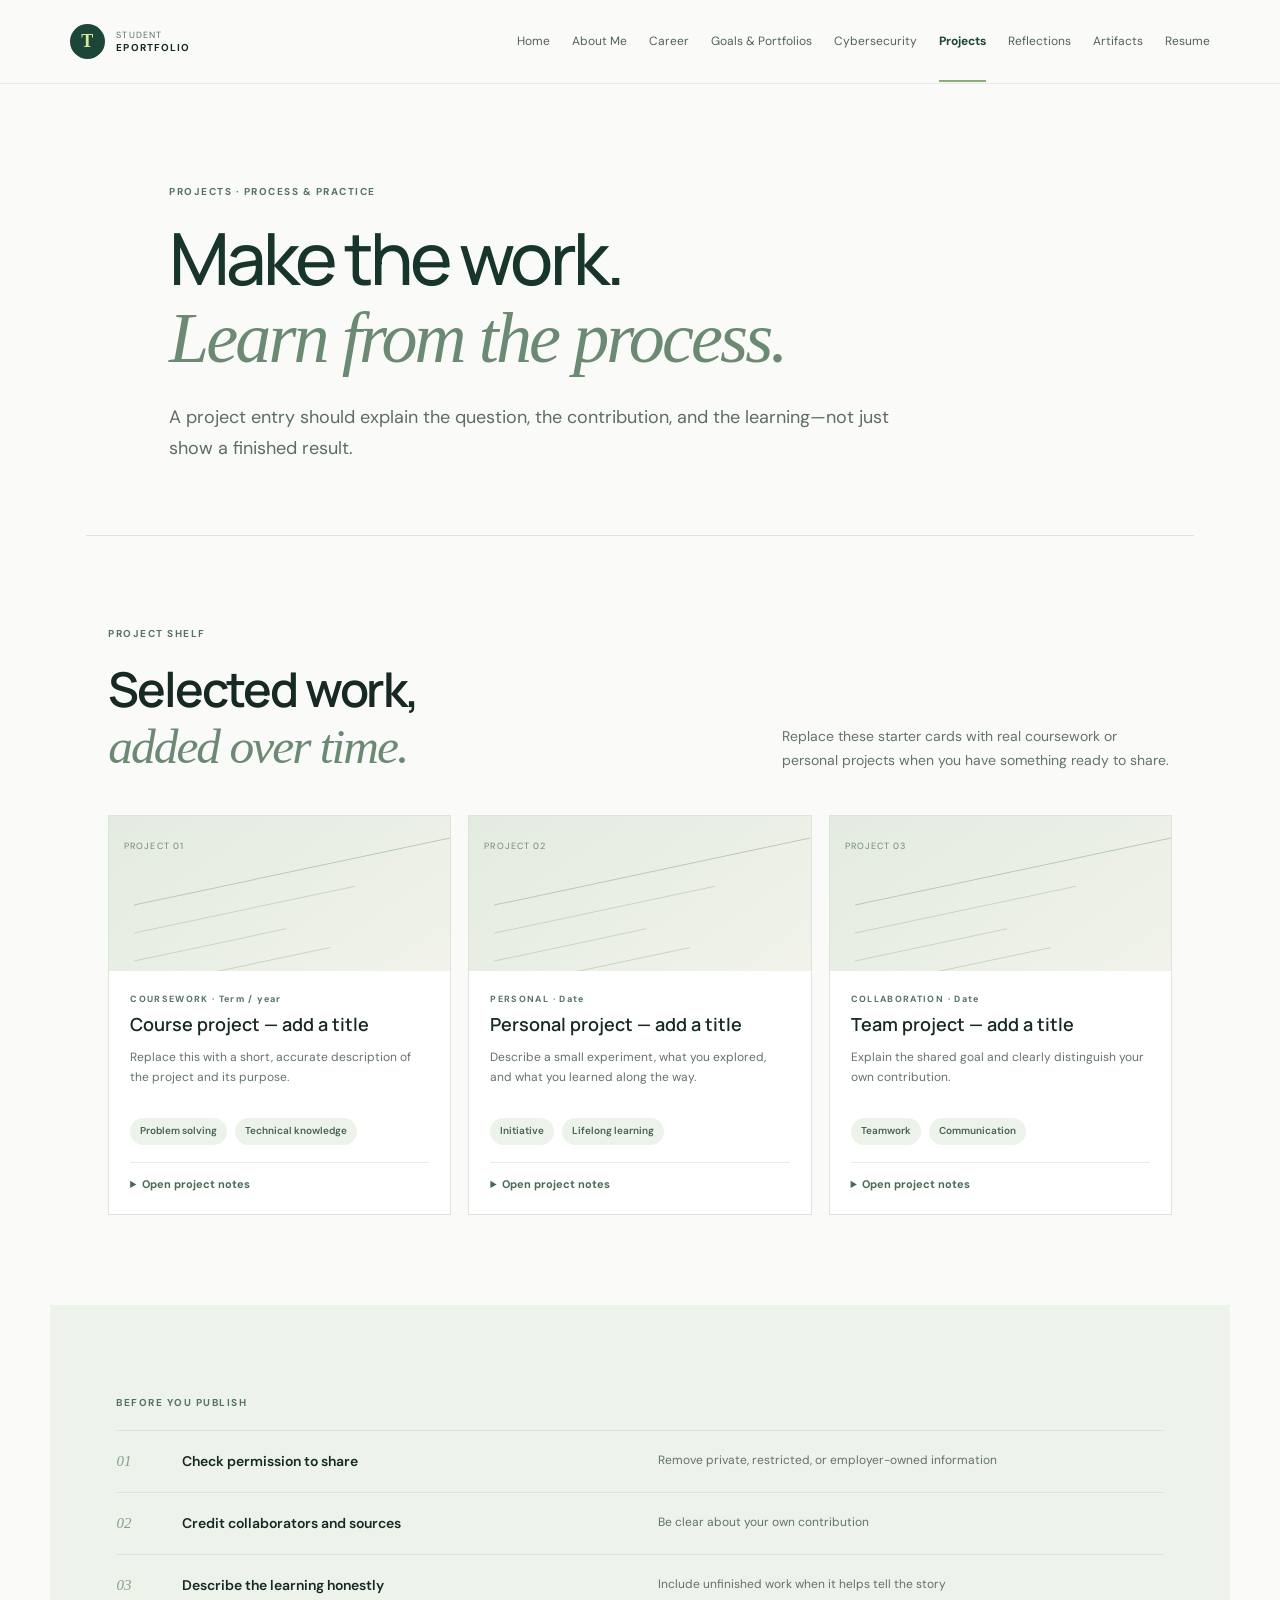
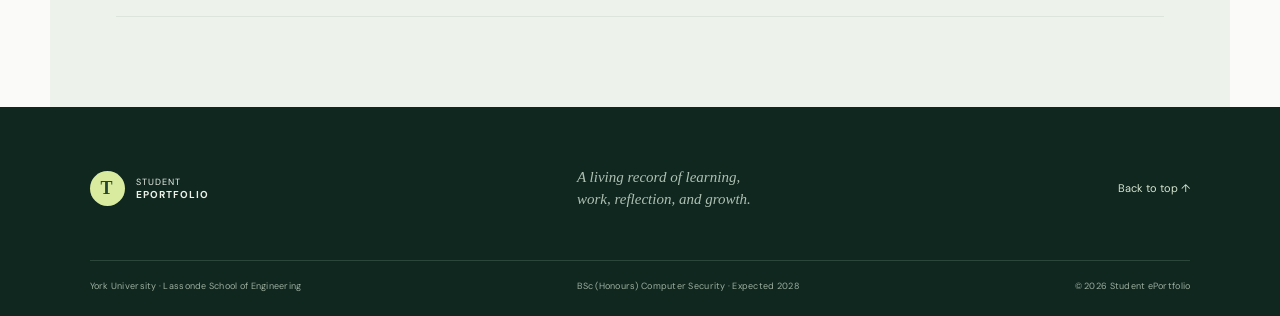
<file: projects.html>
<!doctype html><html lang="en"><head><meta charset="utf-8"><meta name="viewport" content="width=device-width, initial-scale=1"><meta name="theme-color" content="#102923"><meta name="description" content="A home for coursework, personal experiments, and collaborative work. Add only work you can describe and share."><title>Projects · Student ePortfolio</title><link rel="icon" href="assets/favicon.svg" type="image/svg+xml"><link rel="stylesheet" href="assets/style.css"></head><body data-page="projects.html"><a class="skip-link" href="#main">Skip to content</a><header class="site-header"><a class="brand" href="index.html" aria-label="Student ePortfolio home"><span class="brand-mark">T</span><span>STUDENT<br><b>EPORTFOLIO</b></span></a><button class="menu-toggle" aria-expanded="false" aria-controls="primary-nav"><span></span><span></span><span></span><b class="sr-only">Open navigation</b></button><nav class="main-nav" id="primary-nav" aria-label="Main navigation"><a href="index.html" data-nav="index.html">Home</a><a href="about.html" data-nav="about.html">About Me</a><a href="career.html" data-nav="career.html">Career</a><a href="goals.html" data-nav="goals.html">Goals & Portfolios</a><a href="cybersecurity.html" data-nav="cybersecurity.html">Cybersecurity</a><a href="projects.html" data-nav="projects.html">Projects</a><a href="reflections.html" data-nav="reflections.html">Reflections</a><a href="artifacts.html" data-nav="artifacts.html">Artifacts</a><a href="resume.html" data-nav="resume.html">Resume</a></nav></header><main id="main"><div class="page-wrap"><section class="page-hero"><p class="eyebrow">PROJECTS · PROCESS & PRACTICE</p><h1>Make the work.<br><em>Learn from the process.</em></h1><p class="lead">A project entry should explain the question, the contribution, and the learning—not just show a finished result.</p></section><section class="section"><div class="section-heading"><div><p class="eyebrow">PROJECT SHELF</p><h2>Selected work,<br><em>added over time.</em></h2></div><p class="section-intro">Replace these starter cards with real coursework or personal projects when you have something ready to share.</p></div><div class="project-grid"><article class="project-card"><div class="project-visual"><span>PROJECT 01</span><div class="visual-lines"><i></i><i></i><i></i></div></div><div class="project-content"><p class="eyebrow">COURSEWORK · Term / year</p><h3>Course project — add a title</h3><p>Replace this with a short, accurate description of the project and its purpose.</p><div class="tag-row"><span class="tag">Problem solving</span><span class="tag">Technical knowledge</span></div><details><summary>Open project notes</summary><div class="detail-body"><p><b>Question:</b> What problem or question did this work address?</p><p><b>My contribution:</b> What did I personally do?</p><p><b>Learning:</b> What would I keep or change next time?</p></div></details></div></article><article class="project-card"><div class="project-visual"><span>PROJECT 02</span><div class="visual-lines"><i></i><i></i><i></i></div></div><div class="project-content"><p class="eyebrow">PERSONAL · Date</p><h3>Personal project — add a title</h3><p>Describe a small experiment, what you explored, and what you learned along the way.</p><div class="tag-row"><span class="tag">Initiative</span><span class="tag">Lifelong learning</span></div><details><summary>Open project notes</summary><div class="detail-body"><p><b>Question:</b> What problem or question did this work address?</p><p><b>My contribution:</b> What did I personally do?</p><p><b>Learning:</b> What would I keep or change next time?</p></div></details></div></article><article class="project-card"><div class="project-visual"><span>PROJECT 03</span><div class="visual-lines"><i></i><i></i><i></i></div></div><div class="project-content"><p class="eyebrow">COLLABORATION · Date</p><h3>Team project — add a title</h3><p>Explain the shared goal and clearly distinguish your own contribution.</p><div class="tag-row"><span class="tag">Teamwork</span><span class="tag">Communication</span></div><details><summary>Open project notes</summary><div class="detail-body"><p><b>Question:</b> What problem or question did this work address?</p><p><b>My contribution:</b> What did I personally do?</p><p><b>Learning:</b> What would I keep or change next time?</p></div></details></div></article></div></section><section class="section soft-section"><p class="eyebrow">BEFORE YOU PUBLISH</p><div class="detail-list"><div><span>01</span><strong>Check permission to share</strong><small>Remove private, restricted, or employer-owned information</small></div><div><span>02</span><strong>Credit collaborators and sources</strong><small>Be clear about your own contribution</small></div><div><span>03</span><strong>Describe the learning honestly</strong><small>Include unfinished work when it helps tell the story</small></div></div></section></div></main><footer class="site-footer"><div class="footer-top"><a class="brand footer-brand" href="index.html"><span class="brand-mark">T</span><span>STUDENT<br><b>EPORTFOLIO</b></span></a><p>A living record of learning,<br>work, reflection, and growth.</p><a class="back-top" href="#main">Back to top ↑</a></div><div class="footer-bottom"><span>York University · Lassonde School of Engineering</span><span>BSc (Honours) Computer Security · Expected 2028</span><span>© <span data-year></span> Student ePortfolio</span></div></footer><script src="assets/script.js"></script></body></html>
</file>
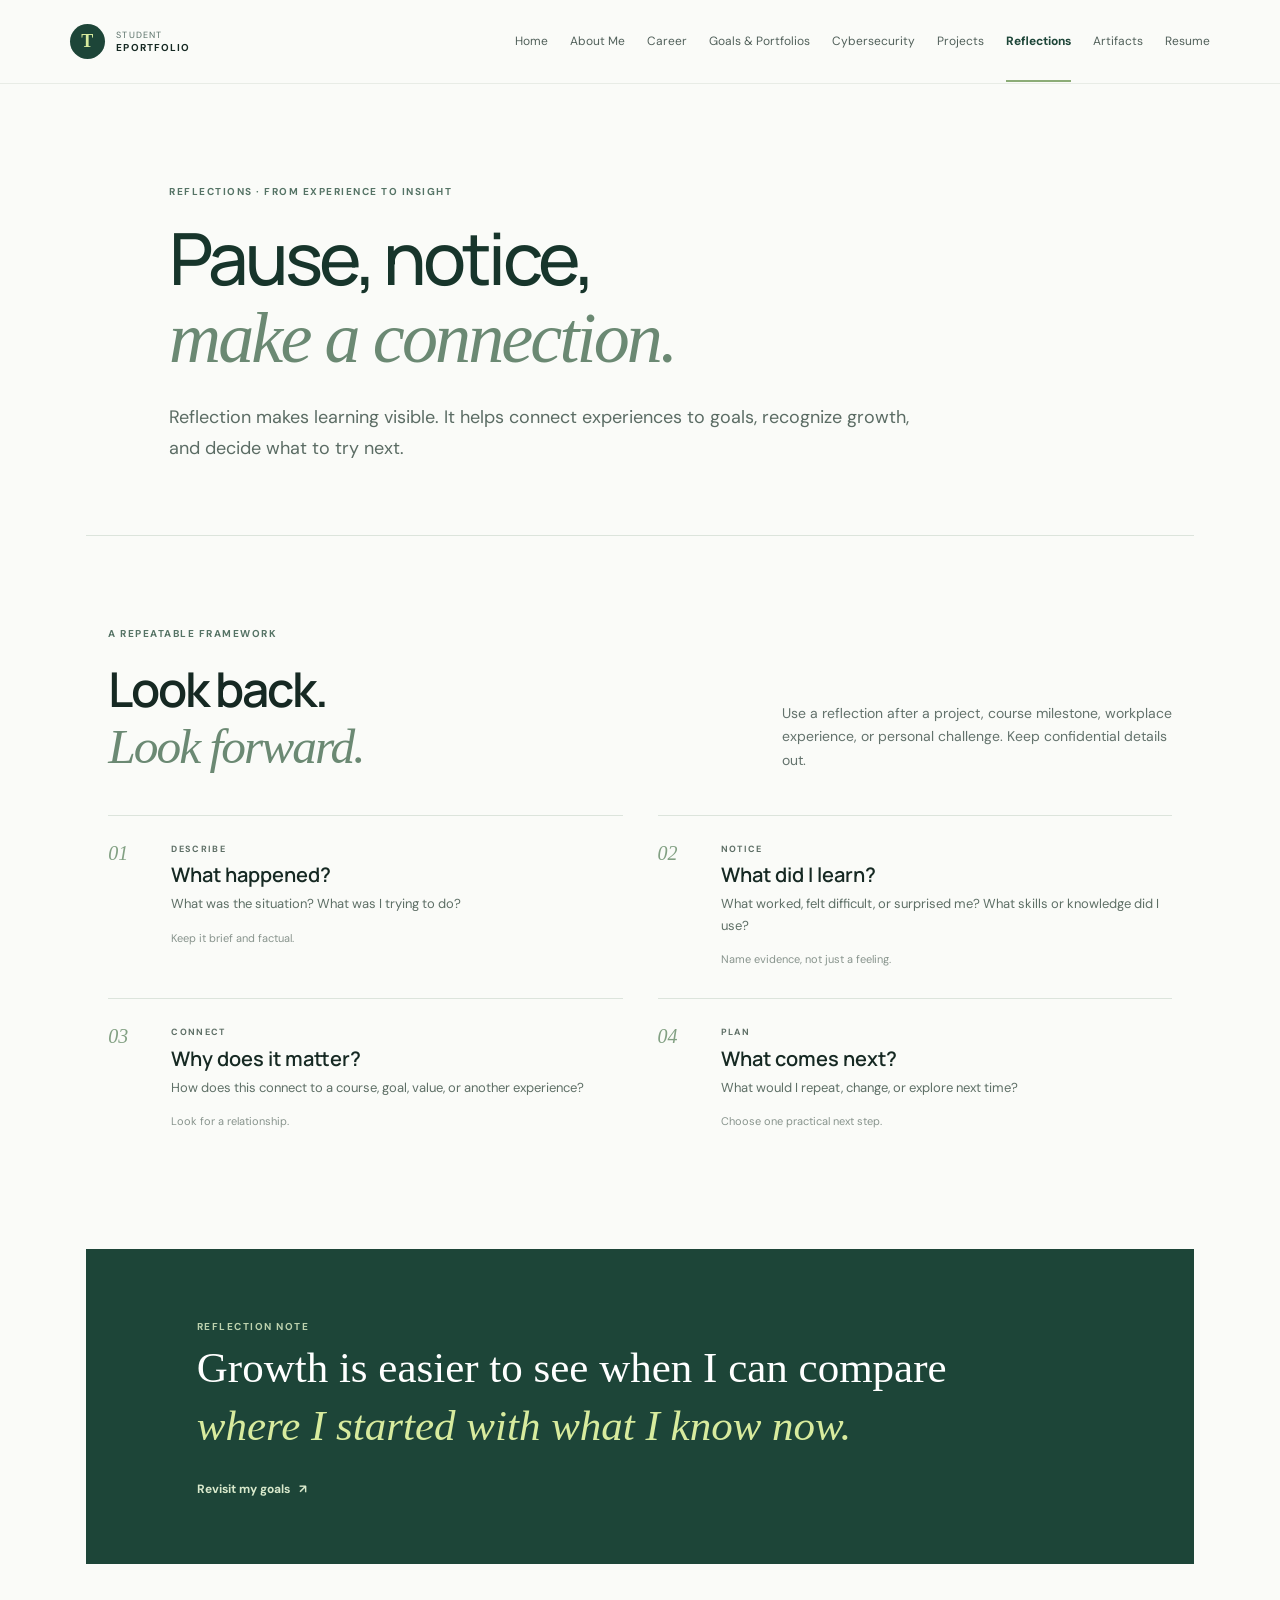
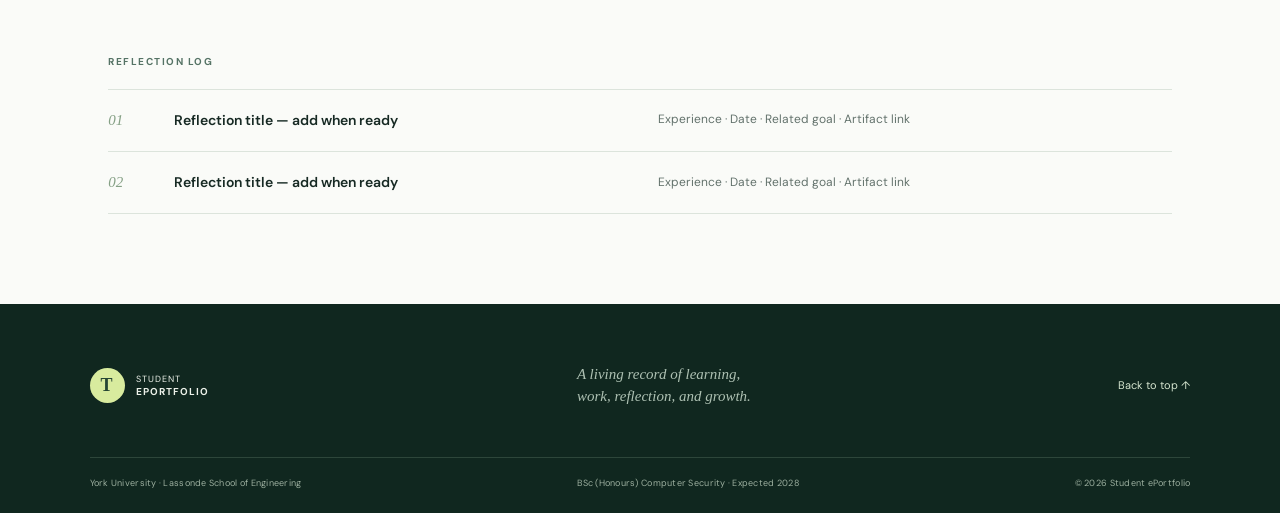
<file: reflections.html>
<!doctype html><html lang="en"><head><meta charset="utf-8"><meta name="viewport" content="width=device-width, initial-scale=1"><meta name="theme-color" content="#102923"><meta name="description" content="Reflection helps turn an experience into learning. Use these prompts to capture what happened, what changed, and what comes next."><title>Reflections · Student ePortfolio</title><link rel="icon" href="assets/favicon.svg" type="image/svg+xml"><link rel="stylesheet" href="assets/style.css"></head><body data-page="reflections.html"><a class="skip-link" href="#main">Skip to content</a><header class="site-header"><a class="brand" href="index.html" aria-label="Student ePortfolio home"><span class="brand-mark">T</span><span>STUDENT<br><b>EPORTFOLIO</b></span></a><button class="menu-toggle" aria-expanded="false" aria-controls="primary-nav"><span></span><span></span><span></span><b class="sr-only">Open navigation</b></button><nav class="main-nav" id="primary-nav" aria-label="Main navigation"><a href="index.html" data-nav="index.html">Home</a><a href="about.html" data-nav="about.html">About Me</a><a href="career.html" data-nav="career.html">Career</a><a href="goals.html" data-nav="goals.html">Goals & Portfolios</a><a href="cybersecurity.html" data-nav="cybersecurity.html">Cybersecurity</a><a href="projects.html" data-nav="projects.html">Projects</a><a href="reflections.html" data-nav="reflections.html">Reflections</a><a href="artifacts.html" data-nav="artifacts.html">Artifacts</a><a href="resume.html" data-nav="resume.html">Resume</a></nav></header><main id="main"><div class="page-wrap"><section class="page-hero"><p class="eyebrow">REFLECTIONS · FROM EXPERIENCE TO INSIGHT</p><h1>Pause, notice,<br><em>make a connection.</em></h1><p class="lead">Reflection makes learning visible. It helps connect experiences to goals, recognize growth, and decide what to try next.</p></section><section class="section"><div class="section-heading"><div><p class="eyebrow">A REPEATABLE FRAMEWORK</p><h2>Look back.<br><em>Look forward.</em></h2></div><p class="section-intro">Use a reflection after a project, course milestone, workplace experience, or personal challenge. Keep confidential details out.</p></div><div class="reflection-steps"><article><span>01</span><div><p class="eyebrow">DESCRIBE</p><h3>What happened?</h3><p>What was the situation? What was I trying to do?</p><small>Keep it brief and factual.</small></div></article><article><span>02</span><div><p class="eyebrow">NOTICE</p><h3>What did I learn?</h3><p>What worked, felt difficult, or surprised me? What skills or knowledge did I use?</p><small>Name evidence, not just a feeling.</small></div></article><article><span>03</span><div><p class="eyebrow">CONNECT</p><h3>Why does it matter?</h3><p>How does this connect to a course, goal, value, or another experience?</p><small>Look for a relationship.</small></div></article><article><span>04</span><div><p class="eyebrow">PLAN</p><h3>What comes next?</h3><p>What would I repeat, change, or explore next time?</p><small>Choose one practical next step.</small></div></article></div></section><section class="quote-band"><span class="eyebrow">REFLECTION NOTE</span><p>Growth is easier to see when I can compare <em>where I started with what I know now.</em></p><a class="text-link" href="goals.html">Revisit my goals <span>↗</span></a></section><section class="section"><p class="eyebrow">REFLECTION LOG</p><div class="detail-list"><div><span>01</span><strong>Reflection title — add when ready</strong><small>Experience · Date · Related goal · Artifact link</small></div><div><span>02</span><strong>Reflection title — add when ready</strong><small>Experience · Date · Related goal · Artifact link</small></div></div></section></div></main><footer class="site-footer"><div class="footer-top"><a class="brand footer-brand" href="index.html"><span class="brand-mark">T</span><span>STUDENT<br><b>EPORTFOLIO</b></span></a><p>A living record of learning,<br>work, reflection, and growth.</p><a class="back-top" href="#main">Back to top ↑</a></div><div class="footer-bottom"><span>York University · Lassonde School of Engineering</span><span>BSc (Honours) Computer Security · Expected 2028</span><span>© <span data-year></span> Student ePortfolio</span></div></footer><script src="assets/script.js"></script></body></html>
</file>
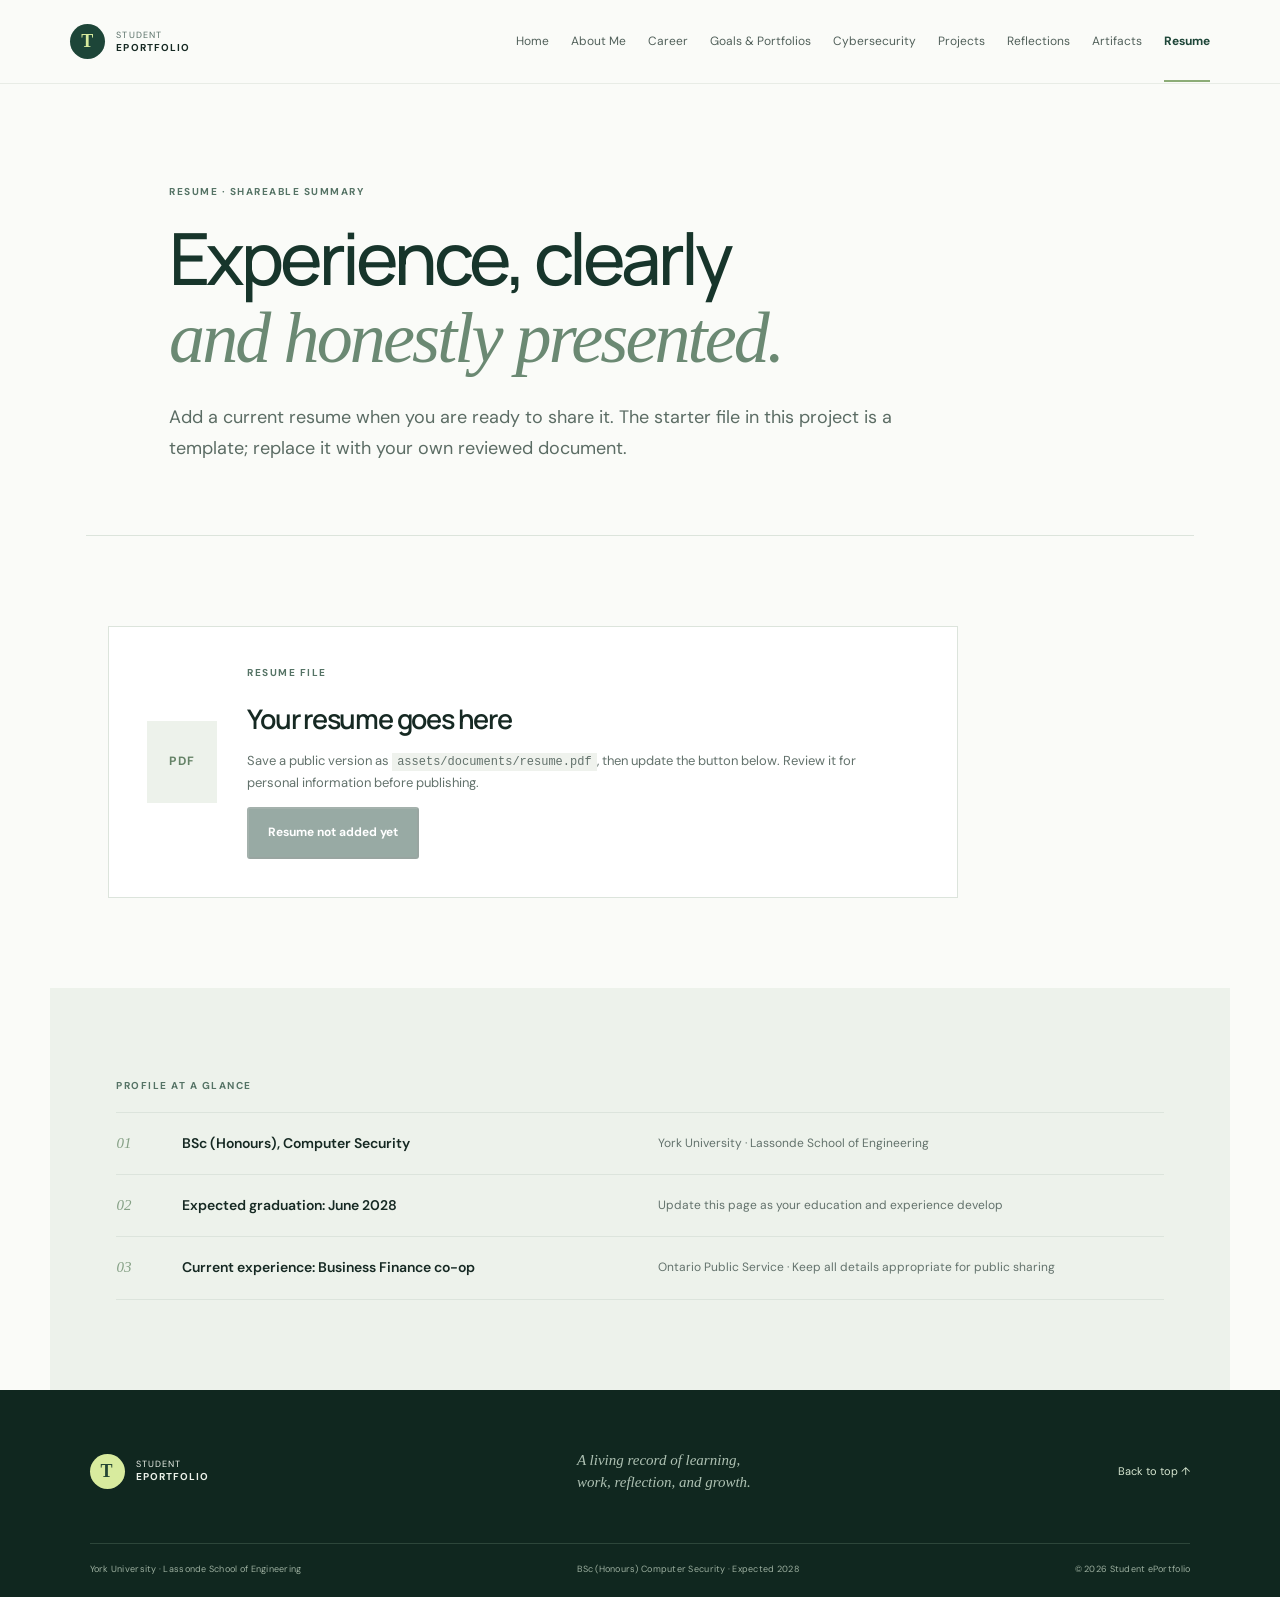
<file: resume.html>
<!doctype html><html lang="en"><head><meta charset="utf-8"><meta name="viewport" content="width=device-width, initial-scale=1"><meta name="theme-color" content="#102923"><meta name="description" content="This page will hold a current, shareable resume. Keep personal contact details in the downloadable resume only when you are ready to publish them."><title>Resume · Student ePortfolio</title><link rel="icon" href="assets/favicon.svg" type="image/svg+xml"><link rel="stylesheet" href="assets/style.css"></head><body data-page="resume.html"><a class="skip-link" href="#main">Skip to content</a><header class="site-header"><a class="brand" href="index.html" aria-label="Student ePortfolio home"><span class="brand-mark">T</span><span>STUDENT<br><b>EPORTFOLIO</b></span></a><button class="menu-toggle" aria-expanded="false" aria-controls="primary-nav"><span></span><span></span><span></span><b class="sr-only">Open navigation</b></button><nav class="main-nav" id="primary-nav" aria-label="Main navigation"><a href="index.html" data-nav="index.html">Home</a><a href="about.html" data-nav="about.html">About Me</a><a href="career.html" data-nav="career.html">Career</a><a href="goals.html" data-nav="goals.html">Goals & Portfolios</a><a href="cybersecurity.html" data-nav="cybersecurity.html">Cybersecurity</a><a href="projects.html" data-nav="projects.html">Projects</a><a href="reflections.html" data-nav="reflections.html">Reflections</a><a href="artifacts.html" data-nav="artifacts.html">Artifacts</a><a href="resume.html" data-nav="resume.html">Resume</a></nav></header><main id="main"><div class="page-wrap"><section class="page-hero"><p class="eyebrow">RESUME · SHAREABLE SUMMARY</p><h1>Experience, clearly<br><em>and honestly presented.</em></h1><p class="lead">Add a current resume when you are ready to share it. The starter file in this project is a template; replace it with your own reviewed document.</p></section><section class="section"><div class="resume-panel"><div class="resume-icon">PDF</div><div><p class="eyebrow">RESUME FILE</p><h2>Your resume goes here</h2><p>Save a public version as <code>assets/documents/resume.pdf</code>, then update the button below. Review it for personal information before publishing.</p><button class="button disabled" type="button" disabled>Resume not added yet</button></div></div></section><section class="section soft-section"><p class="eyebrow">PROFILE AT A GLANCE</p><div class="detail-list"><div><span>01</span><strong>BSc (Honours), Computer Security</strong><small>York University · Lassonde School of Engineering</small></div><div><span>02</span><strong>Expected graduation: June 2028</strong><small>Update this page as your education and experience develop</small></div><div><span>03</span><strong>Current experience: Business Finance co-op</strong><small>Ontario Public Service · Keep all details appropriate for public sharing</small></div></div></section></div></main><footer class="site-footer"><div class="footer-top"><a class="brand footer-brand" href="index.html"><span class="brand-mark">T</span><span>STUDENT<br><b>EPORTFOLIO</b></span></a><p>A living record of learning,<br>work, reflection, and growth.</p><a class="back-top" href="#main">Back to top ↑</a></div><div class="footer-bottom"><span>York University · Lassonde School of Engineering</span><span>BSc (Honours) Computer Security · Expected 2028</span><span>© <span data-year></span> Student ePortfolio</span></div></footer><script src="assets/script.js"></script></body></html>
</file>
<file: assets/style.css>
@import url('https://fonts.googleapis.com/css2?family=DM+Sans:wght@400;500;600;700&family=Manrope:wght@400;500;600;700;800&display=swap');
:root{--ink:#162923;--muted:#63726c;--green:#1d4538;--green2:#2d6650;--sage:#edf2eb;--paper:#fafbf8;--line:#dce4dc;--lime:#d8eb9e;--white:#fff;--serif:Georgia,'Times New Roman',serif;--sans:'DM Sans',Arial,sans-serif;--display:'Manrope','DM Sans',sans-serif}*{box-sizing:border-box}html{scroll-behavior:smooth}body{margin:0;background:var(--paper);color:var(--ink);font-family:var(--sans);font-size:16px;line-height:1.65}a{color:inherit;text-decoration:none}button{font:inherit}.skip-link{position:absolute;top:-60px;left:1rem;background:#fff;padding:.7rem 1rem;z-index:20}.skip-link:focus{top:1rem}.sr-only{position:absolute;width:1px;height:1px;padding:0;margin:-1px;overflow:hidden;clip:rect(0,0,0,0);white-space:nowrap;border:0}.site-header{height:84px;display:flex;align-items:center;justify-content:space-between;padding:0 max(calc((100vw - 1240px)/2),5.5vw);background:rgba(250,251,248,.94);border-bottom:1px solid #e8ece6;position:sticky;top:0;z-index:10;backdrop-filter:blur(12px)}.brand{display:flex;gap:11px;align-items:center;font-size:9px;letter-spacing:.12em;line-height:1.35;color:#597068}.brand b{color:var(--ink);font-size:10px}.brand-mark{width:35px;height:35px;border-radius:50%;background:var(--green);color:var(--lime);display:grid;place-items:center;font:600 18px var(--serif)}.main-nav{display:flex;align-items:center;gap:22px}.main-nav a{font-size:12px;color:#52615b;white-space:nowrap;transition:.2s}.main-nav a:hover,.main-nav a[aria-current=page]{color:var(--green);font-weight:700}.main-nav a[aria-current=page]{position:relative}.main-nav a[aria-current=page]:after{content:'';position:absolute;left:0;right:0;bottom:-31px;height:2px;background:#8cac77}.menu-toggle{display:none}.page-wrap{max-width:1180px;margin:auto;padding:0 36px}.hero{min-height:570px;padding:112px 7.5% 90px;display:grid;grid-template-columns:1fr 300px;align-items:center;gap:60px}.eyebrow{font-size:10px;letter-spacing:.15em;font-weight:700;color:#557365;margin:0 0 18px}.hero h1,.page-hero h1{font:500 clamp(46px,6.3vw,78px)/1.08 var(--display);letter-spacing:-.055em;margin:0 0 24px;color:#17352b}.hero h1 em,.page-hero h1 em,h2 em{font-family:var(--serif);font-weight:400;letter-spacing:-.04em;color:#6b8973}.lead{font-size:18px;line-height:1.7;max-width:620px;color:#5b6c64;margin:0}.hero-actions{display:flex;align-items:center;gap:28px;margin-top:34px}.button{display:inline-flex;gap:24px;align-items:center;background:var(--green);color:white;padding:14px 19px;border-radius:3px;font-size:12px;font-weight:700;transition:.2s}.button:hover{background:var(--green2);transform:translateY(-1px)}.button span{color:var(--lime)}.quiet-link,.text-link{font-size:12px;font-weight:700;color:var(--green)}.quiet-link span{margin-left:8px}.hero-aside{min-height:310px;display:flex;flex-direction:column;justify-content:center;align-items:center;border-left:1px solid var(--line)}.orbit{height:220px;width:220px;border:1px solid #b8c8b6;border-radius:50%;display:grid;place-items:center;position:relative}.orbit:before,.orbit:after{content:'';position:absolute;border:1px solid #dae3d8;border-radius:50%}.orbit:before{inset:22px}.orbit:after{inset:47px}.orbit-core{z-index:1;width:70px;height:70px;border-radius:50%;background:var(--green);color:var(--lime);display:grid;place-items:center;font:22px var(--serif)}.orbit-dot{position:absolute;top:25px;right:36px;width:10px;height:10px;background:#8cad78;border-radius:50%;box-shadow:0 0 0 6px #8cad7828}.orbit-dot.two{top:auto;right:auto;bottom:36px;left:26px;width:7px;height:7px;background:#b6cfac}.aside-note{text-align:center;font:italic 15px/1.5 var(--serif);color:#78877f;margin:14px}.intro-strip{background:var(--sage);padding:28px 9%;display:grid;grid-template-columns:repeat(3,1fr);gap:25px}.intro-strip div{display:flex;flex-direction:column;gap:2px}.intro-strip .eyebrow{font-size:9px;margin:0;color:#72867a}.intro-strip strong{font-size:13px;font-weight:600}.section{padding:90px 2%}.section-heading{display:flex;justify-content:space-between;align-items:end;gap:40px;margin-bottom:38px}.section h2,.section-heading h2{font:600 clamp(34px,4vw,48px)/1.18 var(--display);letter-spacing:-.045em;margin:0}.section h2 em,.section-heading h2 em{font-size:1.03em}.section-intro{max-width:390px;color:var(--muted);font-size:14px;margin:0 0 5px}.card-grid{display:grid;grid-template-columns:repeat(3,1fr);gap:16px}.card{padding:25px 25px 23px;border:1px solid var(--line);background:#fff;min-height:230px;transition:.2s}.card:hover{border-color:#a7bba6;transform:translateY(-2px)}.card-top{display:flex;justify-content:space-between;align-items:center}.card-top .eyebrow{margin:0;font-size:9px}.card-mark{color:#839b83}.card h3{font:600 21px var(--display);letter-spacing:-.03em;margin:25px 0 8px}.card p{font-size:13px;color:var(--muted);margin:0 0 20px}.text-link{display:inline-flex;align-items:center;gap:9px}.quote-band{padding:63px 10%;background:var(--green);color:#fff}.quote-band .eyebrow{color:#bdd2ae}.quote-band>p{font:400 clamp(27px,3.8vw,43px)/1.35 var(--serif);max-width:780px;margin:0 0 20px}.quote-band>p em{color:var(--lime)}.quote-band .text-link{color:#d9e9cc}.split-section{display:grid;grid-template-columns:1fr 1fr;gap:100px;align-items:start}.split-section>div:nth-child(2){padding-top:34px}.split-section p:not(.eyebrow){color:var(--muted);font-size:14px;margin:0 0 18px}.page-hero{padding:100px 7.5% 72px;border-bottom:1px solid var(--line)}.page-hero h1{font-size:clamp(47px,6vw,72px)}.page-hero .lead{max-width:740px}.soft-section{background:var(--sage);padding-left:6%;padding-right:6%;margin:0 -36px}.prompt-grid{display:grid;grid-template-columns:repeat(3,1fr);gap:30px}.prompt{border-top:1px solid #cbd8ca;padding-top:20px}.prompt>span{font:italic 18px var(--serif);color:#7b9a7d}.prompt h3{font:600 18px var(--display);margin:15px 0 7px}.prompt p{font-size:13px;color:var(--muted);margin:0}.detail-list{border-top:1px solid var(--line)}.detail-list>div{display:grid;grid-template-columns:50px 1fr 1.1fr;align-items:center;gap:16px;padding:19px 0;border-bottom:1px solid var(--line)}.detail-list>div>span{font:italic 15px var(--serif);color:#85a085}.detail-list strong{font-size:14px;font-weight:600}.detail-list small{font-size:12px;color:var(--muted)}.status-pill{border:1px solid #ccd9c8;border-radius:50px;padding:8px 13px;font-size:11px;color:#42644f}.status-pill i{display:inline-block;width:7px;height:7px;border-radius:50%;background:#7b9e69;margin-right:7px}.experience-card{border:1px solid var(--line);background:#fff;padding:30px 34px;max-width:800px}.experience-meta{display:flex;justify-content:space-between;color:#708078;font-size:12px}.experience-card>p{color:var(--muted);font-size:14px;max-width:680px;margin:20px 0}.tag-row{display:flex;gap:8px;flex-wrap:wrap}.tag{background:#edf2eb;border-radius:30px;padding:5px 10px;color:#456450;font-size:10px;font-weight:600}.micro-note{font-size:11px!important;color:#8a9690!important;margin:10px 0 0!important}.two{grid-template-columns:repeat(2,1fr)}.timeline{margin:10px 0 0 7px;border-left:1px solid #c8d5c7;padding-left:29px;display:grid;grid-template-columns:repeat(3,1fr);gap:30px}.timeline>div{position:relative}.timeline-dot{position:absolute;width:9px;height:9px;background:#789b74;border-radius:50%;left:-34px;top:4px;box-shadow:0 0 0 5px var(--paper)}.timeline small{font-size:9px;letter-spacing:.13em;color:#708a75;font-weight:700}.timeline h3{font:600 16px var(--display);margin:8px 0}.timeline p{font-size:12px;color:var(--muted);margin:0}.goal-grid{display:grid;grid-template-columns:repeat(3,1fr);gap:15px}.goal-card{position:relative;background:#fff;border:1px solid var(--line);padding:26px 24px}.goal-number{position:absolute;right:22px;top:20px;font:italic 18px var(--serif);color:#9bb197}.goal-card .eyebrow{font-size:9px;margin:0 0 9px}.goal-card h3{font:600 20px var(--display);margin:0 0 9px}.goal-card>p:not(.eyebrow){font-size:12px;color:var(--muted);min-height:58px}.goal-fields{margin:20px 0;border-top:1px solid #edf0eb}.goal-fields>div{padding:10px 0;border-bottom:1px solid #edf0eb;display:flex;flex-direction:column;gap:2px}.goal-fields small{font-size:8px;font-weight:700;letter-spacing:.11em;color:#78907d}.goal-fields span{font-size:11px;color:#76847c}.connection{display:grid;grid-template-columns:repeat(3,1fr);gap:22px}.connection>div{display:flex;gap:14px;align-items:flex-start}.connection-icon{flex:0 0 34px;height:34px;border:1px solid #c5d3c2;border-radius:50%;display:grid;place-items:center;font:italic 13px var(--serif);color:#55755e}.connection h3{font:600 15px var(--display);margin:2px 0 3px}.connection p{font-size:12px;color:var(--muted);margin:0}.project-grid{display:grid;grid-template-columns:repeat(3,1fr);gap:17px}.project-card{background:#fff;border:1px solid var(--line)}.project-visual{height:155px;background:linear-gradient(145deg,#e3ebe0,#f1f3eb);position:relative;overflow:hidden;padding:15px}.project-visual>span{font-size:9px;letter-spacing:.12em;color:#728876}.visual-lines{position:absolute;inset:55px 0 0 25px;border-top:1px solid #b8cab4;transform:skewY(-12deg)}.visual-lines i{display:block;width:70%;height:28px;border-bottom:1px solid #c6d5c1}.visual-lines i:nth-child(2){width:48%}.visual-lines i:nth-child(3){width:62%}.project-content{padding:21px}.project-content .eyebrow{font-size:9px;margin:0}.project-content h3,.artifact-copy h3{font:600 18px var(--display);margin:6px 0}.project-content>p:not(.eyebrow),.artifact-copy>p:not(.eyebrow){font-size:12px;color:var(--muted);min-height:58px}.details{margin-top:19px}details{margin-top:17px;border-top:1px solid #e6ebe4;padding-top:12px}summary{cursor:pointer;font-size:11px;font-weight:700;color:#496952}summary:focus{outline:2px solid #95ae83}.detail-body{padding-top:8px}.detail-body p{font-size:11px;color:var(--muted);margin:7px 0}.reflection-steps{display:grid;grid-template-columns:repeat(2,1fr);gap:0 35px}.reflection-steps article{display:grid;grid-template-columns:48px 1fr;gap:15px;padding:26px 0;border-top:1px solid var(--line)}.reflection-steps article>span{font:italic 20px var(--serif);color:#82a083}.reflection-steps .eyebrow{font-size:9px;margin:0}.reflection-steps h3{font:600 20px var(--display);margin:5px 0}.reflection-steps p{font-size:13px;color:#5e6f66;margin:0 0 9px}.reflection-steps small{font-size:11px;color:#88948d}.artifact-grid{display:grid;grid-template-columns:repeat(2,1fr);gap:16px}.artifact-card{display:grid;grid-template-columns:75px 1fr;gap:20px;background:#fff;border:1px solid var(--line);padding:25px}.artifact-icon{width:62px;height:62px;border-radius:50%;display:grid;place-items:center;background:var(--sage);font:25px var(--serif);color:#648266}.artifact-copy .eyebrow{font-size:9px;margin:0}.artifact-copy>p:not(.eyebrow){min-height:auto}.competency-grid{display:grid;grid-template-columns:repeat(4,1fr);gap:10px}.competency-grid>div{padding:14px;border:1px solid #cfdbcd;background:#f6f8f3;display:flex;gap:12px;align-items:center}.competency-grid span{font:italic 13px var(--serif);color:#839d80}.competency-grid strong{font-size:11px}.resume-panel{display:flex;align-items:center;gap:30px;border:1px solid var(--line);background:#fff;padding:38px;max-width:850px}.resume-icon{width:70px;height:82px;background:var(--sage);display:grid;place-items:center;color:#648266;font-size:12px;font-weight:700;letter-spacing:.1em}.resume-panel h2{font:600 27px var(--display);margin:0 0 6px}.resume-panel p:not(.eyebrow){font-size:13px;color:var(--muted);max-width:620px}.disabled{opacity:.45;pointer-events:none}.site-footer{background:#10271f;color:#dce6dc;padding:44px max(calc((100vw - 1180px)/2 + 36px),7vw) 22px}.footer-top{display:flex;align-items:center;justify-content:space-between;padding-bottom:34px;border-bottom:1px solid #2d463a}.footer-brand .brand-mark{background:#d8eb9e;color:#254634}.footer-brand,.footer-brand b{color:#ecf1e9}.footer-top>p{font:italic 15px/1.5 var(--serif);color:#adc0b2}.back-top{font-size:11px;color:#d5e5cf}.footer-bottom{padding-top:18px;display:flex;justify-content:space-between;gap:15px;color:#9caf9f;font-size:9px;letter-spacing:.03em}code{font-size:12px;background:#eff2ed;padding:2px 5px}
@media(max-width:1050px){.main-nav{gap:13px}.main-nav a{font-size:11px}.site-header{padding:0 4%}.hero{padding-left:4%;padding-right:4%}.page-wrap{padding:0 28px}.soft-section{margin:0 -28px}.goal-grid,.project-grid{grid-template-columns:repeat(2,1fr)}}
@media(max-width:760px){.site-header{height:70px;padding:0 22px}.menu-toggle{display:flex;border:0;background:transparent;width:42px;height:42px;flex-direction:column;align-items:center;justify-content:center;gap:5px}.menu-toggle>span{width:20px;height:1px;background:var(--ink)}.main-nav{display:none;position:absolute;top:69px;left:0;right:0;background:var(--paper);border-bottom:1px solid var(--line);padding:12px 23px 22px;flex-direction:column;align-items:stretch;gap:0;box-shadow:0 12px 16px #10271f10}.main-nav.open{display:flex}.main-nav a{padding:11px 0;border-bottom:1px solid #edf0eb;font-size:13px}.main-nav a[aria-current=page]:after{display:none}.hero{min-height:unset;grid-template-columns:1fr;padding:74px 3% 60px;gap:30px}.hero-aside{display:none}.hero h1{font-size:clamp(43px,12vw,65px)}.lead{font-size:16px}.intro-strip{grid-template-columns:1fr;padding:22px 8%;gap:14px}.intro-strip div{display:grid;grid-template-columns:145px 1fr;align-items:center}.section{padding:65px 0}.page-wrap{padding:0 23px}.soft-section{margin:0 -23px;padding-left:23px;padding-right:23px}.section-heading{display:block}.section-intro{margin-top:18px}.card-grid,.prompt-grid,.goal-grid,.project-grid,.artifact-grid,.reflection-steps,.timeline{grid-template-columns:1fr}.card{min-height:unset}.split-section{grid-template-columns:1fr;gap:0}.split-section>div:nth-child(2){padding-top:10px}.detail-list>div{grid-template-columns:32px 1fr;gap:8px}.detail-list small{grid-column:2}.timeline{gap:22px}.goal-card>p:not(.eyebrow){min-height:unset}.connection{grid-template-columns:1fr;gap:19px}.competency-grid{grid-template-columns:repeat(2,1fr)}.artifact-card{grid-template-columns:52px 1fr;padding:18px;gap:13px}.artifact-icon{width:48px;height:48px}.resume-panel{padding:23px;align-items:flex-start;gap:17px}.resume-icon{flex:0 0 52px;width:52px;height:62px}.footer-top{flex-wrap:wrap;gap:18px}.footer-top>p{order:3;width:100%;margin:0}.footer-bottom{flex-direction:column;gap:6px}.page-hero{padding:70px 3% 52px}.page-hero h1{font-size:clamp(43px,11vw,64px)}.hero-actions{gap:17px;flex-wrap:wrap}}
@media(prefers-reduced-motion:reduce){html{scroll-behavior:auto}*,*:before,*:after{transition:none!important}}
</file>
